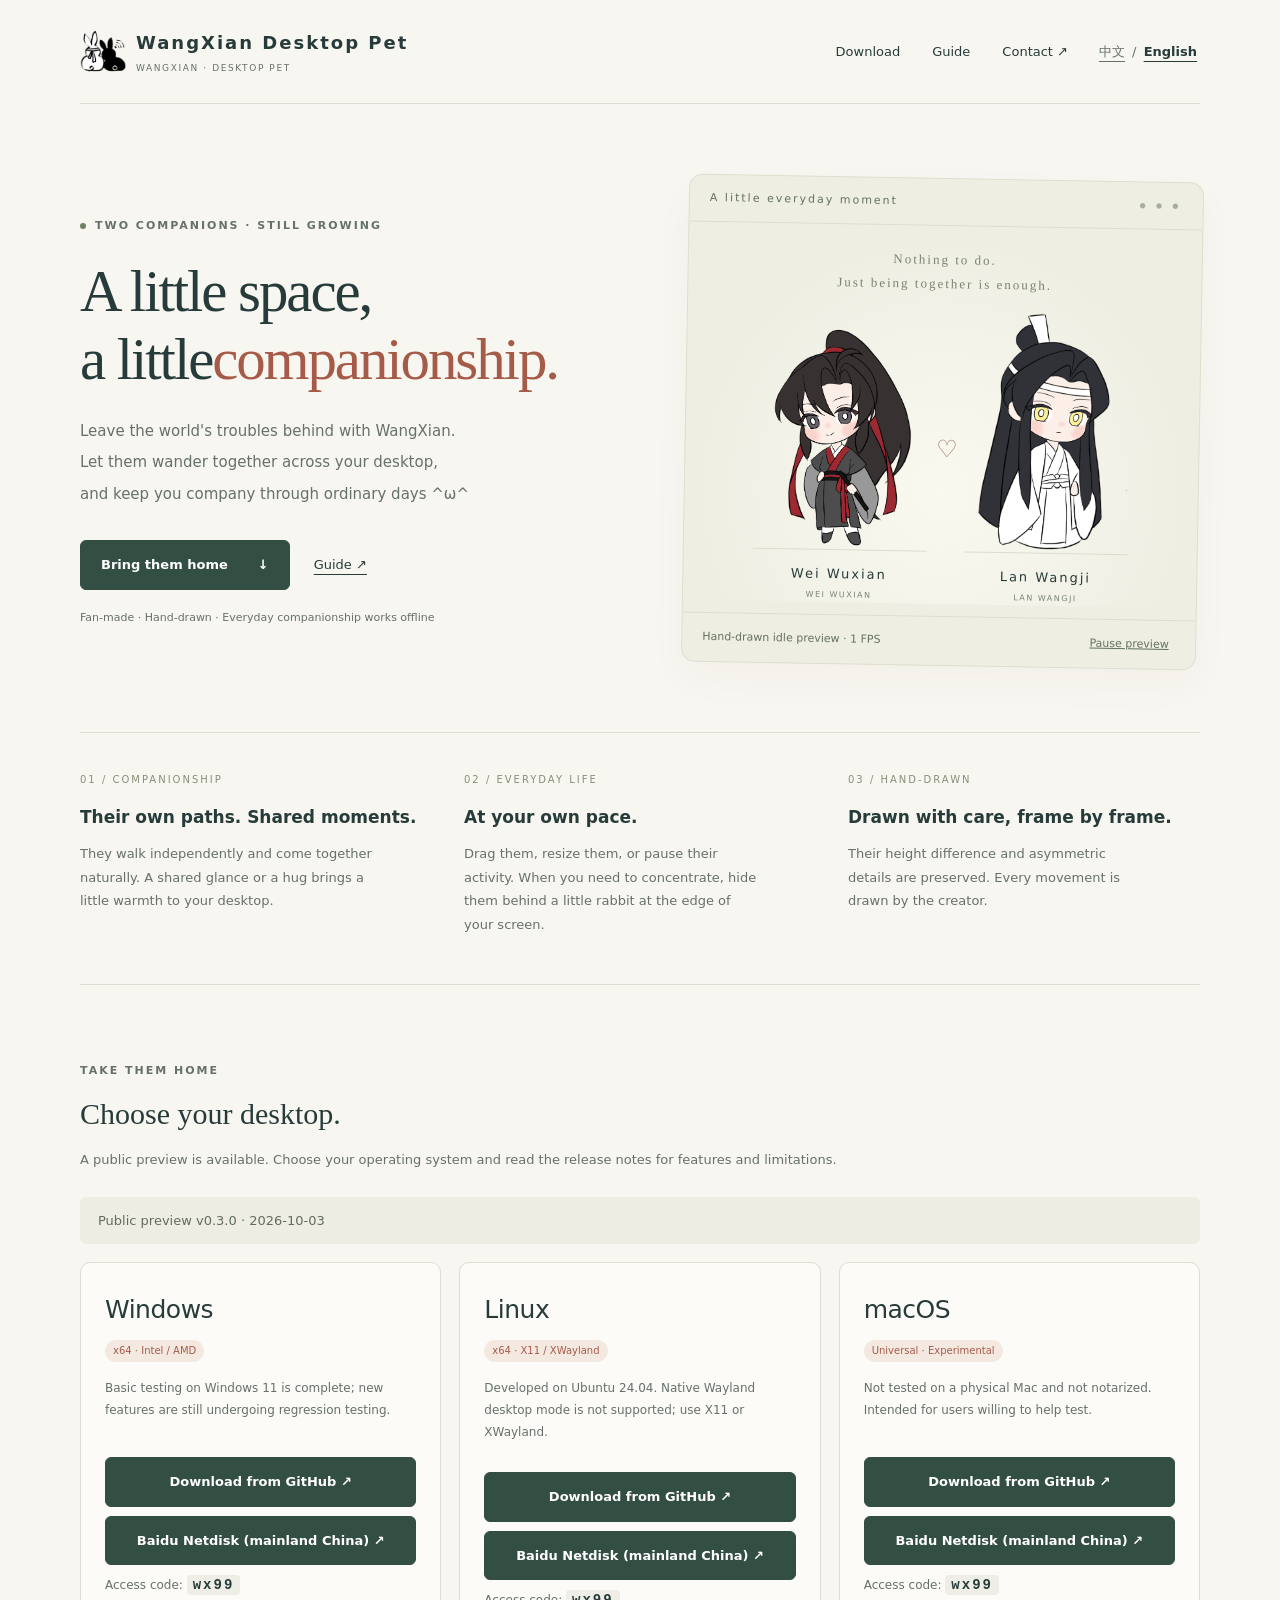
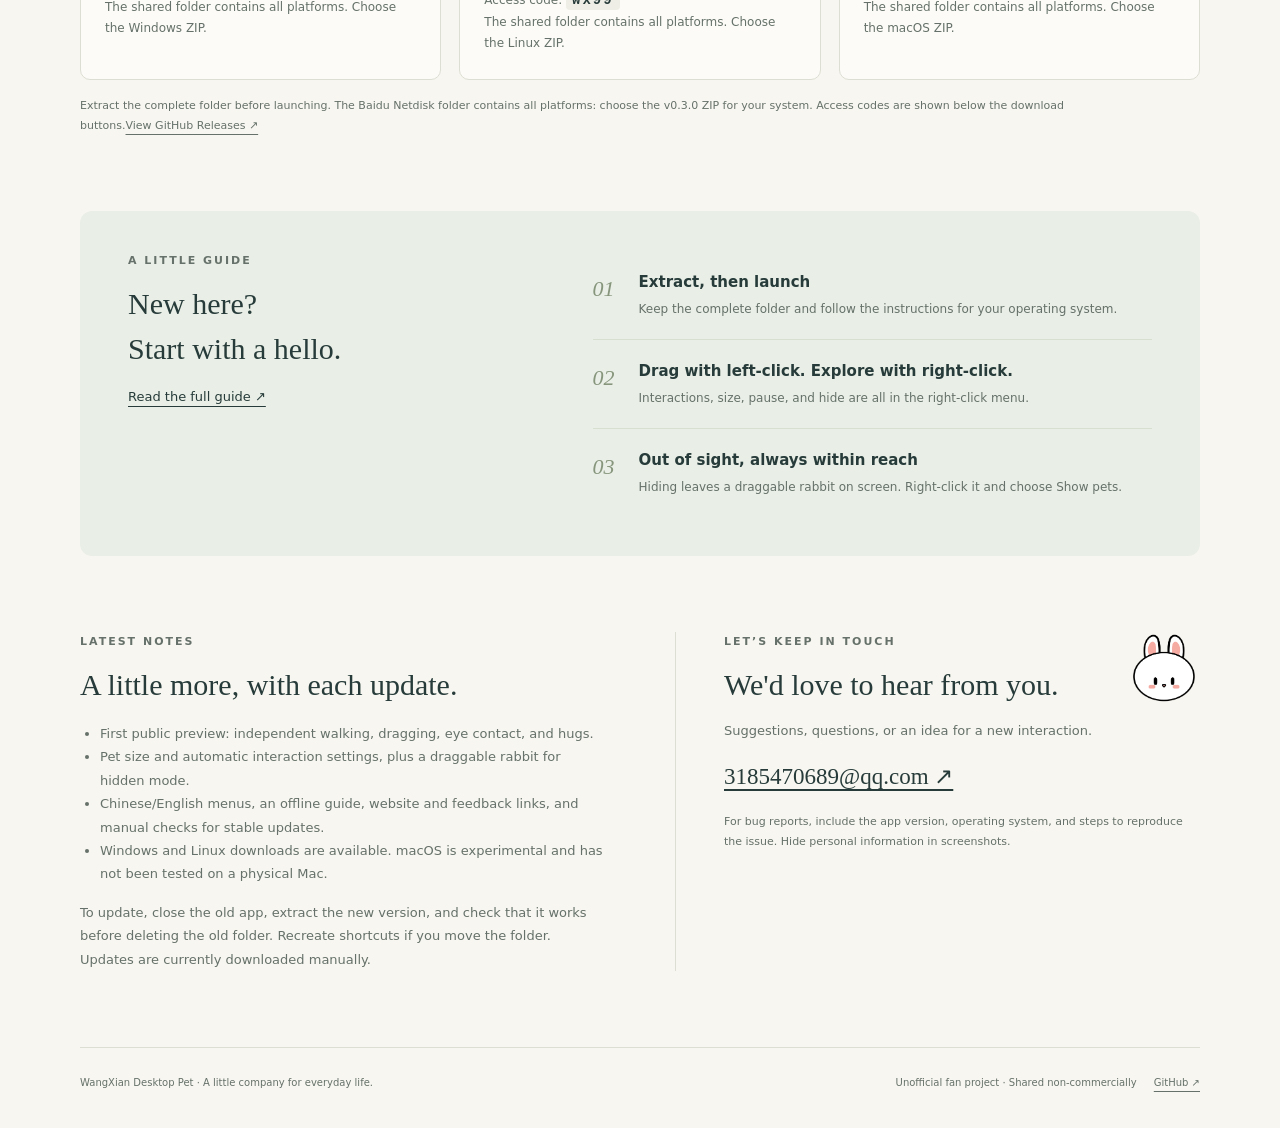
<file: website/index.html>
<!doctype html>
<html lang="zh-CN">
    <head>
        <meta charset="utf-8">
        <meta name="viewport" content="width=device-width,initial-scale=1">
        <meta name="description" content="忘羡桌宠：用手绘的小小魏无羡与蓝忘机，陪伴桌面上的平凡日常。下载、使用指南与更新信息。">
        <meta name="theme-color" content="#f8f6f0">
        <title>忘羡桌宠 · 将日常，分予他们一隅</title>
        <link rel="icon" href="images/icon.png">
        <link rel="stylesheet" href="style.css">
        <script src="language.js"></script>
    </head>
<body>
    <a class="skip" href="#main">跳到正文</a>
    <header class="top"><a class="brand" href="./">
        <img src="images/icon.png" width="40" height="40" alt="">
        <span>忘羡桌宠<small>WANGXIAN · DESKTOP PET</small></span></a>
        <nav aria-label="主导航">
            <a href="#download">下载</a>
            <a href="guide.html">使用指南</a>
            <a href="#contact">联系作者 <span aria-hidden="true">↗</span></a>
        </nav>
        <div class="language-switch" aria-label="Language"><a href="index.html?lang=zh" lang="zh-CN" data-language="zh">中文</a><span aria-hidden="true"> / </span><a href="en.html?lang=en" lang="en" data-language="en">English</a></div>
    </header>
<main id="main">
    <section class="hero">
        <div class="intro">
            <div class="eyebrow"><span class="dot"></span> 忘羡双人桌宠 · 持续更新中</div>
            <h1>将日常，<br>分予他们<span class="accent">一隅。</span></h1>
            <p class="lead">和忘羡一起，褪去仙门纷扰。<br>于桌面相伴漫步，只这一隅静好，<br>伴你度过寻常的每一天^ω^</p>
            <div class="actions">
                <a class="button primary" href="#download">迎家产入席（桌面） <span aria-hidden="true">↓</span></a>
                <a class="textlink" href="guide.html">使用指南 ↗</a>
            </div>
            <p class="fine">同人作品 · 作者手绘 · 日常陪伴无需联网</p>
    </div>
<div class="scene"><div class="scene-top"><span>一隅日常</span><span class="scene-dots" aria-hidden="true">● ● ●</span></div><div class="scene-content"><p class="scene-note">不必做什么。<br>待在一起就很好。</p><div class="pets" aria-label="魏无羡与蓝忘机的手绘待机预览，每秒一帧"><figure><div class="frames"><img class="first" src="images/wwx-1.png" alt="魏无羡" width="517" height="713"><img class="second" src="images/wwx-2.png" alt="" width="517" height="713" aria-hidden="true"></div><figcaption>魏无羡<span>WEI WUXIAN</span></figcaption></figure><span class="pet-heart" aria-hidden="true">♡</span><figure><div class="frames"><img class="first" src="images/lwj-1.png" alt="蓝忘机" width="487" height="713"><img class="second" src="images/lwj-2.png" alt="" width="487" height="713" aria-hidden="true"></div><figcaption>蓝忘机<span>LAN WANGJI</span></figcaption></figure></div></div><div class="scene-bottom"><span>手绘待机预览 · 1 FPS</span><button id="motion" type="button" hidden aria-pressed="false">暂停预览</button></div></div></section>
<section class="moments" aria-label="桌宠特色"><article><span class="number">01 / 陪伴</span><h2>各自走走，也会相遇。</h2><p>独立行走、自然靠近。对视与拥抱，让小小的桌面多一点温度。</p></article><article><span class="number">02 / 日常</span><h2>按你的节奏来。</h2><p>拖动他们，调整大小，或暂停活动。想专心时，藏进屏幕边的小兔子里。</p></article><article><span class="number">03 / 手绘</span><h2>一帧一帧，慢慢画。</h2><p>保留人物的身高差和左右细节。每个动作，都来自作者的手绘。</p></article></section>
<section class="downloads" id="download"><div class="section-heading"><div class="eyebrow">TAKE THEM HOME</div><h2>选一个属于你的桌面。</h2><p>当前提供公开预览版，请按操作系统选择下载；实际内容与限制见发布说明。</p></div><div class="release-note">公开预览版 v0.3.0 · 2026-10-03</div><div class="platforms"><article class="platform"><h3 class="os">Windows</h3><span class="tag">x64 · Intel / AMD</span><p>Windows 11 已完成基础测试；分享版新功能仍在回归。</p><a class="button primary" href="https://github.com/TofuPudding-w/wx_desktop_pet/releases/download/v0.3.0/CPPet-v0.3.0-Windows-x64.zip">GitHub 下载 ↗</a><a class="button primary" href="https://pan.baidu.com/s/14T8eeQBAOt8i5yLyN1kIDw?pwd=wx99">百度网盘下载 ↗</a><div class="mirror-details">提取码：<strong>wx99</strong><br>同一分享文件夹，请选择 Windows 的 ZIP。</div></article><article class="platform"><h3 class="os">Linux</h3><span class="tag">x64 · X11 / XWayland</span><p>Ubuntu 24.04 为当前开发环境；不支持原生 Wayland 桌面模式。</p><a class="button primary" href="https://github.com/TofuPudding-w/wx_desktop_pet/releases/download/v0.3.0/CPPet-v0.3.0-Linux-x64.zip">GitHub 下载 ↗</a><a class="button primary" href="https://pan.baidu.com/s/14T8eeQBAOt8i5yLyN1kIDw?pwd=wx99">百度网盘下载 ↗</a><div class="mirror-details">提取码：<strong>wx99</strong><br>同一分享文件夹，请选择 Linux 的 ZIP。</div></article><article class="platform"><h3 class="os">macOS</h3><span class="tag">Universal · 实验版</span><p>尚未经过 macOS 实机验证，未公证。仅供愿意协助测试的用户。</p><a class="button primary" href="https://github.com/TofuPudding-w/wx_desktop_pet/releases/download/v0.3.0/CPPet-v0.3.0-macOS-Universal-EXPERIMENTAL.zip">GitHub 下载 ↗</a><a class="button primary" href="https://pan.baidu.com/s/14T8eeQBAOt8i5yLyN1kIDw?pwd=wx99">百度网盘下载 ↗</a><div class="mirror-details">提取码：<strong>wx99</strong><br>同一分享文件夹，请选择 macOS 的 ZIP。</div></article></div><p class="download-note">解压整个文件夹后再运行。百度网盘为同一个分享文件夹，请选择对应系统的 v0.3.0 ZIP；提取码见各下载按钮下方。<a href="https://github.com/TofuPudding-w/wx_desktop_pet/releases">查看 GitHub Releases ↗</a></p></section>
<section class="guide-block"><div><div class="eyebrow">A LITTLE GUIDE</div><h2>第一次见面，<br>从这里开始。</h2><a class="textlink" href="guide.html">阅读完整使用指南 ↗</a></div><ol><li><span>01</span><div><h3>解压，再打开</h3><p>保留完整文件夹，按对应系统的说明启动。</p></div></li><li><span>02</span><div><h3>左键拖动，右键探索</h3><p>互动、大小、暂停和隐藏，都在右键菜单里。</p></div></li><li><span>03</span><div><h3>暂时藏起来，也随时找得到</h3><p>隐藏后会留下可拖动的小兔子。右键兔子，选择「显示桌宠」。</p></div></li></ol></section>
<section class="bottom-grid"><div class="updates"><div class="eyebrow">LATEST NOTES</div><h2>还在慢慢长大。</h2><ul><li>首个公开预览版：独立行走、拖拽、对视与拥抱。</li><li>角色大小与自动互动设置、可拖动的隐藏小兔子。</li><li>中英文菜单、离线指南、官网及反馈入口；支持手动检查稳定版更新。</li><li>Windows / Linux 可下载，macOS 为未经实机验证的实验版本。</li></ul><p>更新时，先关闭旧桌宠，解压新版本并确认能正常运行，再删除旧文件夹。移动文件夹后请重新创建快捷方式。当前采用手动下载更新。</p></div><div class="contact" id="contact"><img src="images/hiding_icon.png" width="72" height="72" alt="小兔子"><div class="eyebrow">LET’S KEEP IN TOUCH</div><h2>想说的话，都可以寄来。</h2><p>建议、问题，或是一个新的互动灵感。</p><a class="email" href="mailto:3185470689@qq.com">3185470689@qq.com ↗</a><p class="fine">报告问题时，请附上桌宠版本、系统和复现步骤。截图请遮挡个人信息。</p></div></section></main>
<footer><span>忘羡桌宠 · 愿平凡日常，有人相伴。</span><span>非官方同人项目 · 非商业分享 <a href="https://github.com/TofuPudding-w/wx_desktop_pet">GitHub ↗</a></span></footer><script src="site.js" defer></script></body></html>
</file>
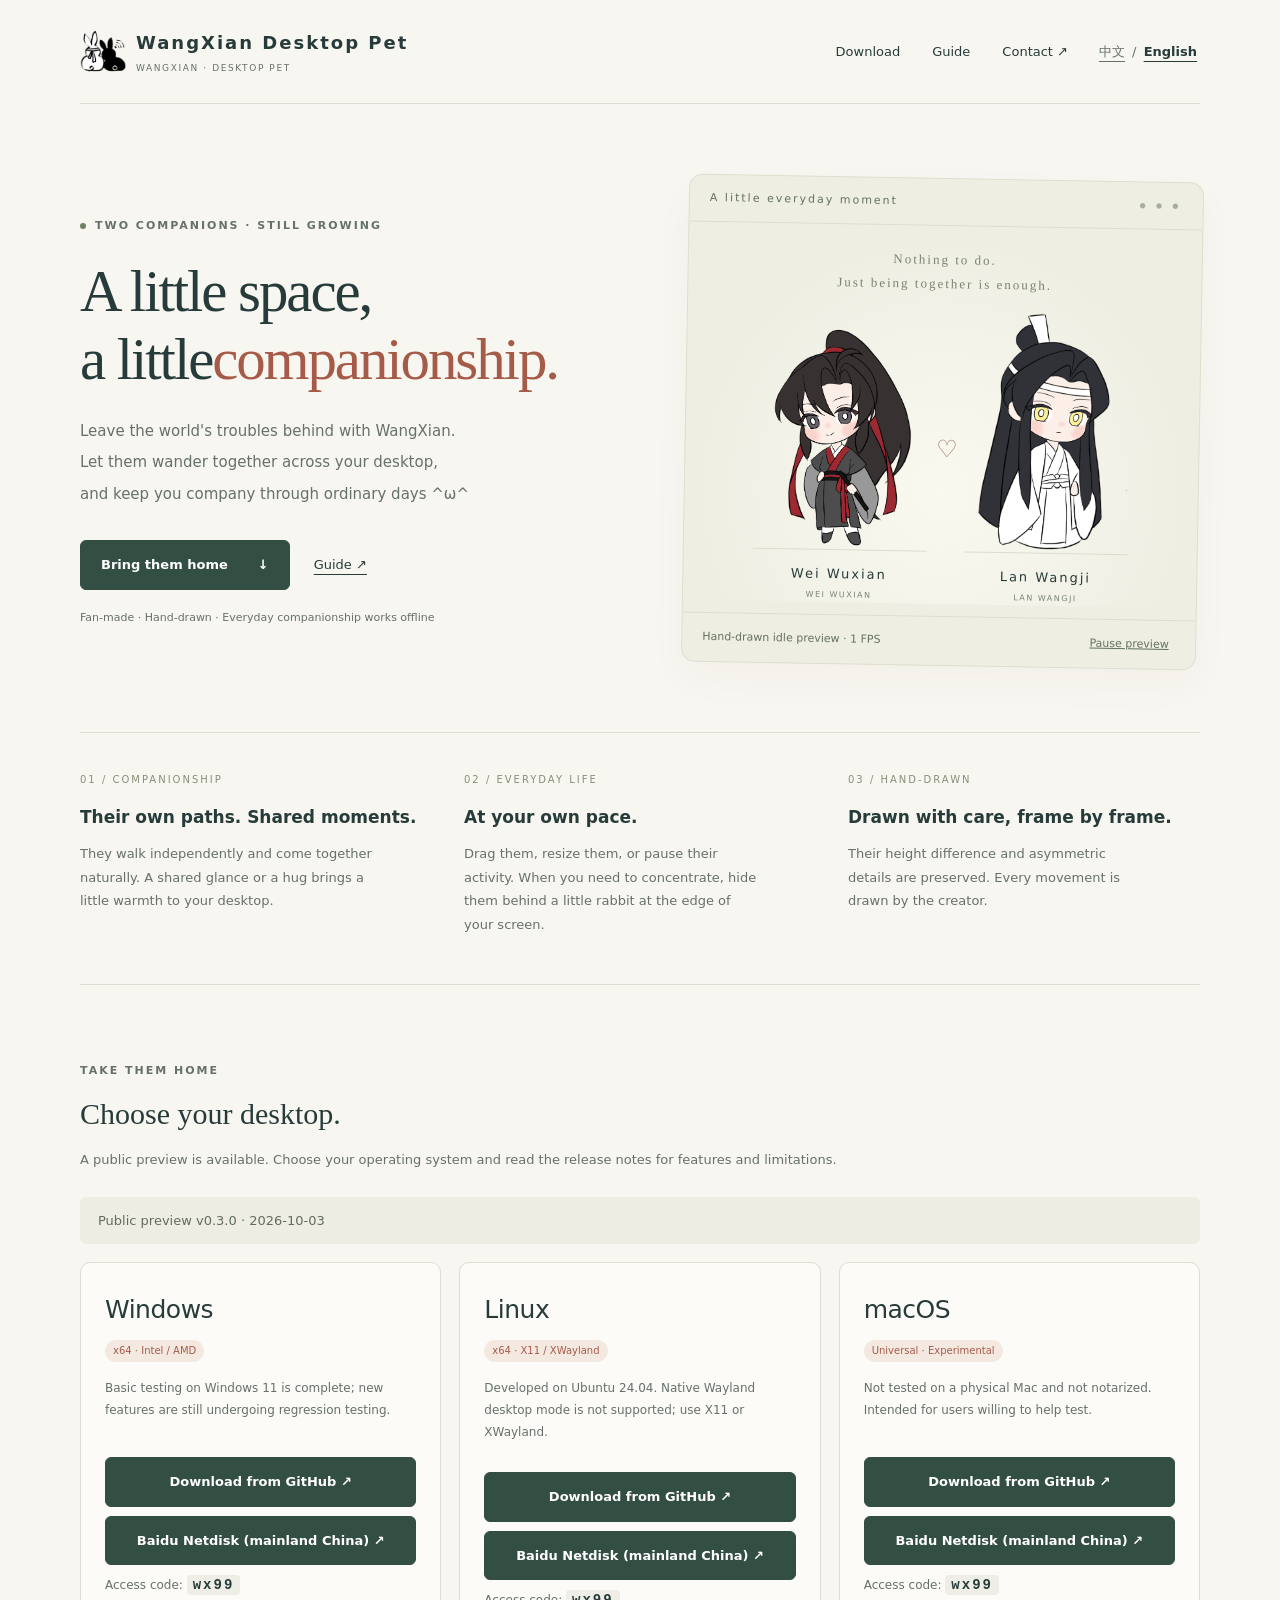
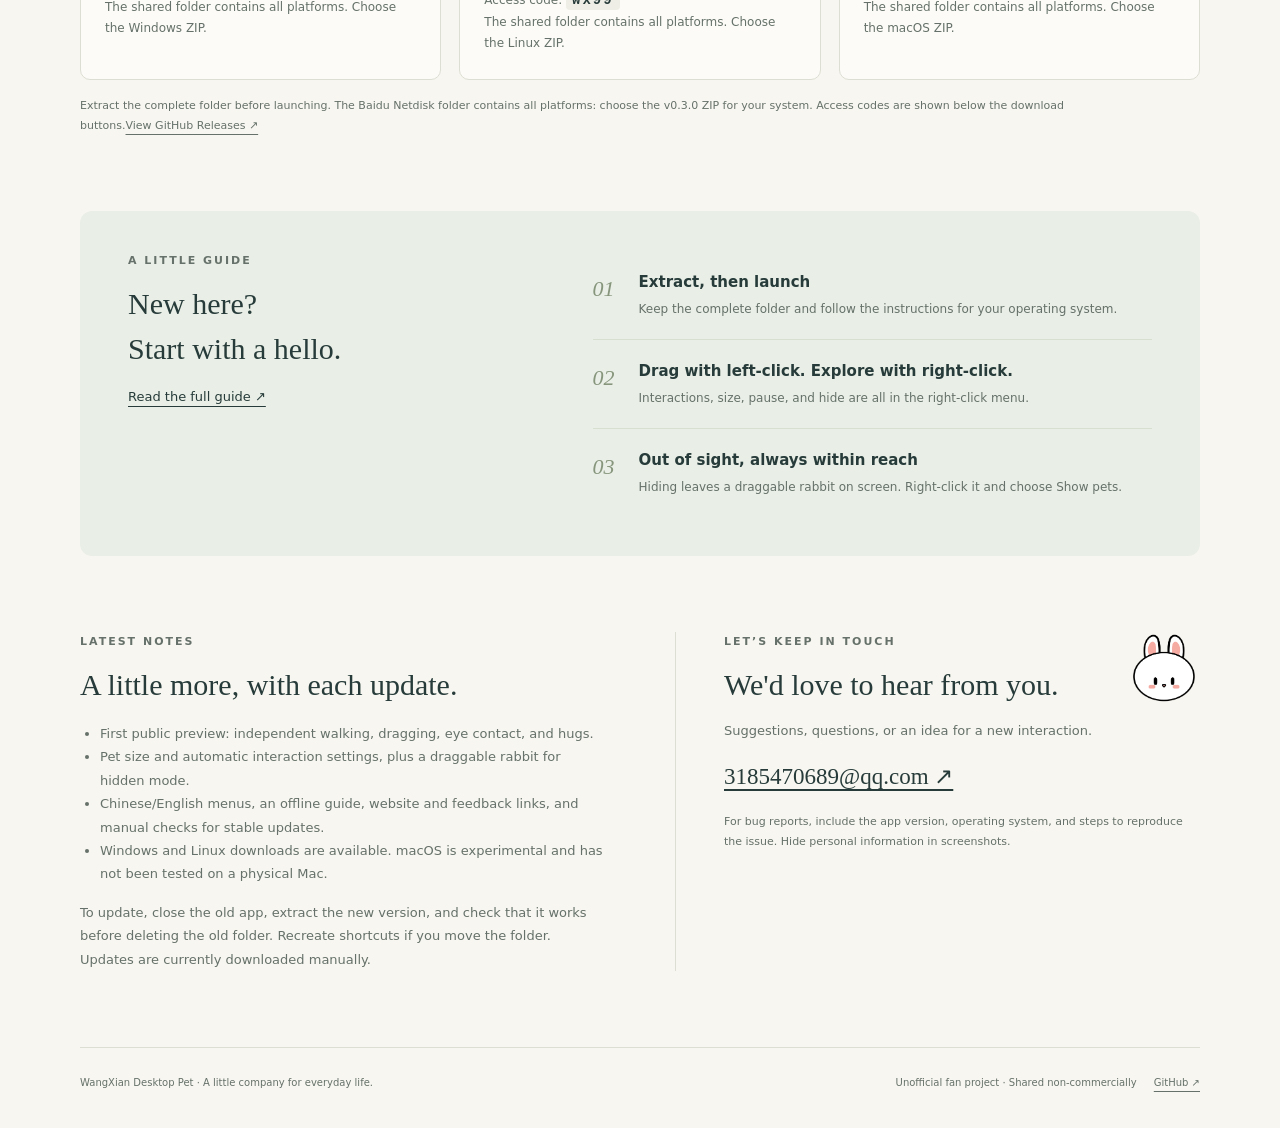
<file: website/en.html>
<!doctype html>
<html lang="en">
    <head>
        <meta charset="utf-8">
        <meta name="viewport" content="width=device-width,initial-scale=1">
        <meta name="description" content="Hand-drawn Wei Wuxian and Lan Wangji companions for your desktop. Downloads, guides, and release information.">
        <meta name="theme-color" content="#f8f6f0">
        <title>WangXian Desktop Pet · A little corner of everyday life</title>
        <link rel="icon" href="images/icon.png">
        <link rel="stylesheet" href="style.css">
        <script src="language.js"></script>
    </head>
<body>
    <a class="skip" href="#main">Skip to content</a>
    <header class="top"><a class="brand" href="./">
        <img src="images/icon.png" width="40" height="40" alt="">
        <span>WangXian Desktop Pet<small>WANGXIAN · DESKTOP PET</small></span></a>
        <nav aria-label="Main navigation">
            <a href="#download">Download</a>
            <a href="guide-en.html">Guide</a>
            <a href="#contact">Contact <span aria-hidden="true">↗</span></a>
        </nav>
        <div class="language-switch" aria-label="Language"><a href="index.html?lang=zh" lang="zh-CN" data-language="zh">中文</a><span aria-hidden="true"> / </span><a href="en.html?lang=en" lang="en" data-language="en">English</a></div>
    </header>
<main id="main">
    <section class="hero">
        <div class="intro">
            <div class="eyebrow"><span class="dot"></span> TWO COMPANIONS · STILL GROWING</div>
            <h1>A little space,<br>a little<span class="accent">companionship.</span></h1>
            <p class="lead">Leave the world's troubles behind with WangXian.<br>Let them wander together across your desktop,<br>and keep you company through ordinary days ^ω^</p>
            <div class="actions">
                <a class="button primary" href="#download">Bring them home <span aria-hidden="true">↓</span></a>
                <a class="textlink" href="guide-en.html">Guide ↗</a>
            </div>
            <p class="fine">Fan-made · Hand-drawn · Everyday companionship works offline</p>
    </div>
<div class="scene"><div class="scene-top"><span>A little everyday moment</span><span class="scene-dots" aria-hidden="true">● ● ●</span></div><div class="scene-content"><p class="scene-note">Nothing to do.<br>Just being together is enough.</p><div class="pets" aria-label="Hand-drawn idle preview of Wei Wuxian and Lan Wangji, one frame per second"><figure><div class="frames"><img class="first" src="images/wwx-1.png" alt="Wei Wuxian" width="517" height="713"><img class="second" src="images/wwx-2.png" alt="" width="517" height="713" aria-hidden="true"></div><figcaption>Wei Wuxian<span>WEI WUXIAN</span></figcaption></figure><span class="pet-heart" aria-hidden="true">♡</span><figure><div class="frames"><img class="first" src="images/lwj-1.png" alt="Lan Wangji" width="487" height="713"><img class="second" src="images/lwj-2.png" alt="" width="487" height="713" aria-hidden="true"></div><figcaption>Lan Wangji<span>LAN WANGJI</span></figcaption></figure></div></div><div class="scene-bottom"><span>Hand-drawn idle preview · 1 FPS</span><button id="motion" type="button" hidden aria-pressed="false">Pause preview</button></div></div></section>
<section class="moments" aria-label="Pet features"><article><span class="number">01 / COMPANIONSHIP</span><h2>Their own paths. Shared moments.</h2><p>They walk independently and come together naturally. A shared glance or a hug brings a little warmth to your desktop.</p></article><article><span class="number">02 / EVERYDAY LIFE</span><h2>At your own pace.</h2><p>Drag them, resize them, or pause their activity. When you need to concentrate, hide them behind a little rabbit at the edge of your screen.</p></article><article><span class="number">03 / HAND-DRAWN</span><h2>Drawn with care, frame by frame.</h2><p>Their height difference and asymmetric details are preserved. Every movement is drawn by the creator.</p></article></section>
<section class="downloads" id="download"><div class="section-heading"><div class="eyebrow">TAKE THEM HOME</div><h2>Choose your desktop.</h2><p>A public preview is available. Choose your operating system and read the release notes for features and limitations.</p></div><div class="release-note">Public preview v0.3.0 · 2026-10-03</div><div class="platforms"><article class="platform"><h3 class="os">Windows</h3><span class="tag">x64 · Intel / AMD</span><p>Basic testing on Windows 11 is complete; new features are still undergoing regression testing.</p><a class="button primary" href="https://github.com/TofuPudding-w/wx_desktop_pet/releases/download/v0.3.0/CPPet-v0.3.0-Windows-x64.zip">Download from GitHub ↗</a><a class="button primary" href="https://pan.baidu.com/s/14T8eeQBAOt8i5yLyN1kIDw?pwd=wx99">Baidu Netdisk (mainland China) ↗</a><div class="mirror-details">Access code: <strong>wx99</strong><br>The shared folder contains all platforms. Choose the Windows ZIP.</div></article><article class="platform"><h3 class="os">Linux</h3><span class="tag">x64 · X11 / XWayland</span><p>Developed on Ubuntu 24.04. Native Wayland desktop mode is not supported; use X11 or XWayland.</p><a class="button primary" href="https://github.com/TofuPudding-w/wx_desktop_pet/releases/download/v0.3.0/CPPet-v0.3.0-Linux-x64.zip">Download from GitHub ↗</a><a class="button primary" href="https://pan.baidu.com/s/14T8eeQBAOt8i5yLyN1kIDw?pwd=wx99">Baidu Netdisk (mainland China) ↗</a><div class="mirror-details">Access code: <strong>wx99</strong><br>The shared folder contains all platforms. Choose the Linux ZIP.</div></article><article class="platform"><h3 class="os">macOS</h3><span class="tag">Universal · Experimental</span><p>Not tested on a physical Mac and not notarized. Intended for users willing to help test.</p><a class="button primary" href="https://github.com/TofuPudding-w/wx_desktop_pet/releases/download/v0.3.0/CPPet-v0.3.0-macOS-Universal-EXPERIMENTAL.zip">Download from GitHub ↗</a><a class="button primary" href="https://pan.baidu.com/s/14T8eeQBAOt8i5yLyN1kIDw?pwd=wx99">Baidu Netdisk (mainland China) ↗</a><div class="mirror-details">Access code: <strong>wx99</strong><br>The shared folder contains all platforms. Choose the macOS ZIP.</div></article></div><p class="download-note">Extract the complete folder before launching. The Baidu Netdisk folder contains all platforms: choose the v0.3.0 ZIP for your system. Access codes are shown below the download buttons.<a href="https://github.com/TofuPudding-w/wx_desktop_pet/releases">View GitHub Releases ↗</a></p></section>
<section class="guide-block"><div><div class="eyebrow">A LITTLE GUIDE</div><h2>New here?<br>Start with a hello.</h2><a class="textlink" href="guide-en.html">Read the full guide ↗</a></div><ol><li><span>01</span><div><h3>Extract, then launch</h3><p>Keep the complete folder and follow the instructions for your operating system.</p></div></li><li><span>02</span><div><h3>Drag with left-click. Explore with right-click.</h3><p>Interactions, size, pause, and hide are all in the right-click menu.</p></div></li><li><span>03</span><div><h3>Out of sight, always within reach</h3><p>Hiding leaves a draggable rabbit on screen. Right-click it and choose Show pets.</p></div></li></ol></section>
<section class="bottom-grid"><div class="updates"><div class="eyebrow">LATEST NOTES</div><h2>A little more, with each update.</h2><ul><li>First public preview: independent walking, dragging, eye contact, and hugs.</li><li>Pet size and automatic interaction settings, plus a draggable rabbit for hidden mode.</li><li>Chinese/English menus, an offline guide, website and feedback links, and manual checks for stable updates.</li><li>Windows and Linux downloads are available. macOS is experimental and has not been tested on a physical Mac.</li></ul><p>To update, close the old app, extract the new version, and check that it works before deleting the old folder. Recreate shortcuts if you move the folder. Updates are currently downloaded manually.</p></div><div class="contact" id="contact"><img src="images/hiding_icon.png" width="72" height="72" alt="Little rabbit"><div class="eyebrow">LET’S KEEP IN TOUCH</div><h2>We'd love to hear from you.</h2><p>Suggestions, questions, or an idea for a new interaction.</p><a class="email" href="mailto:3185470689@qq.com">3185470689@qq.com ↗</a><p class="fine">For bug reports, include the app version, operating system, and steps to reproduce the issue. Hide personal information in screenshots.</p></div></section></main>
<footer><span>WangXian Desktop Pet · A little company for everyday life.</span><span>Unofficial fan project · Shared non-commercially <a href="https://github.com/TofuPudding-w/wx_desktop_pet">GitHub ↗</a></span></footer><script src="site.js" defer></script></body></html>
</file>
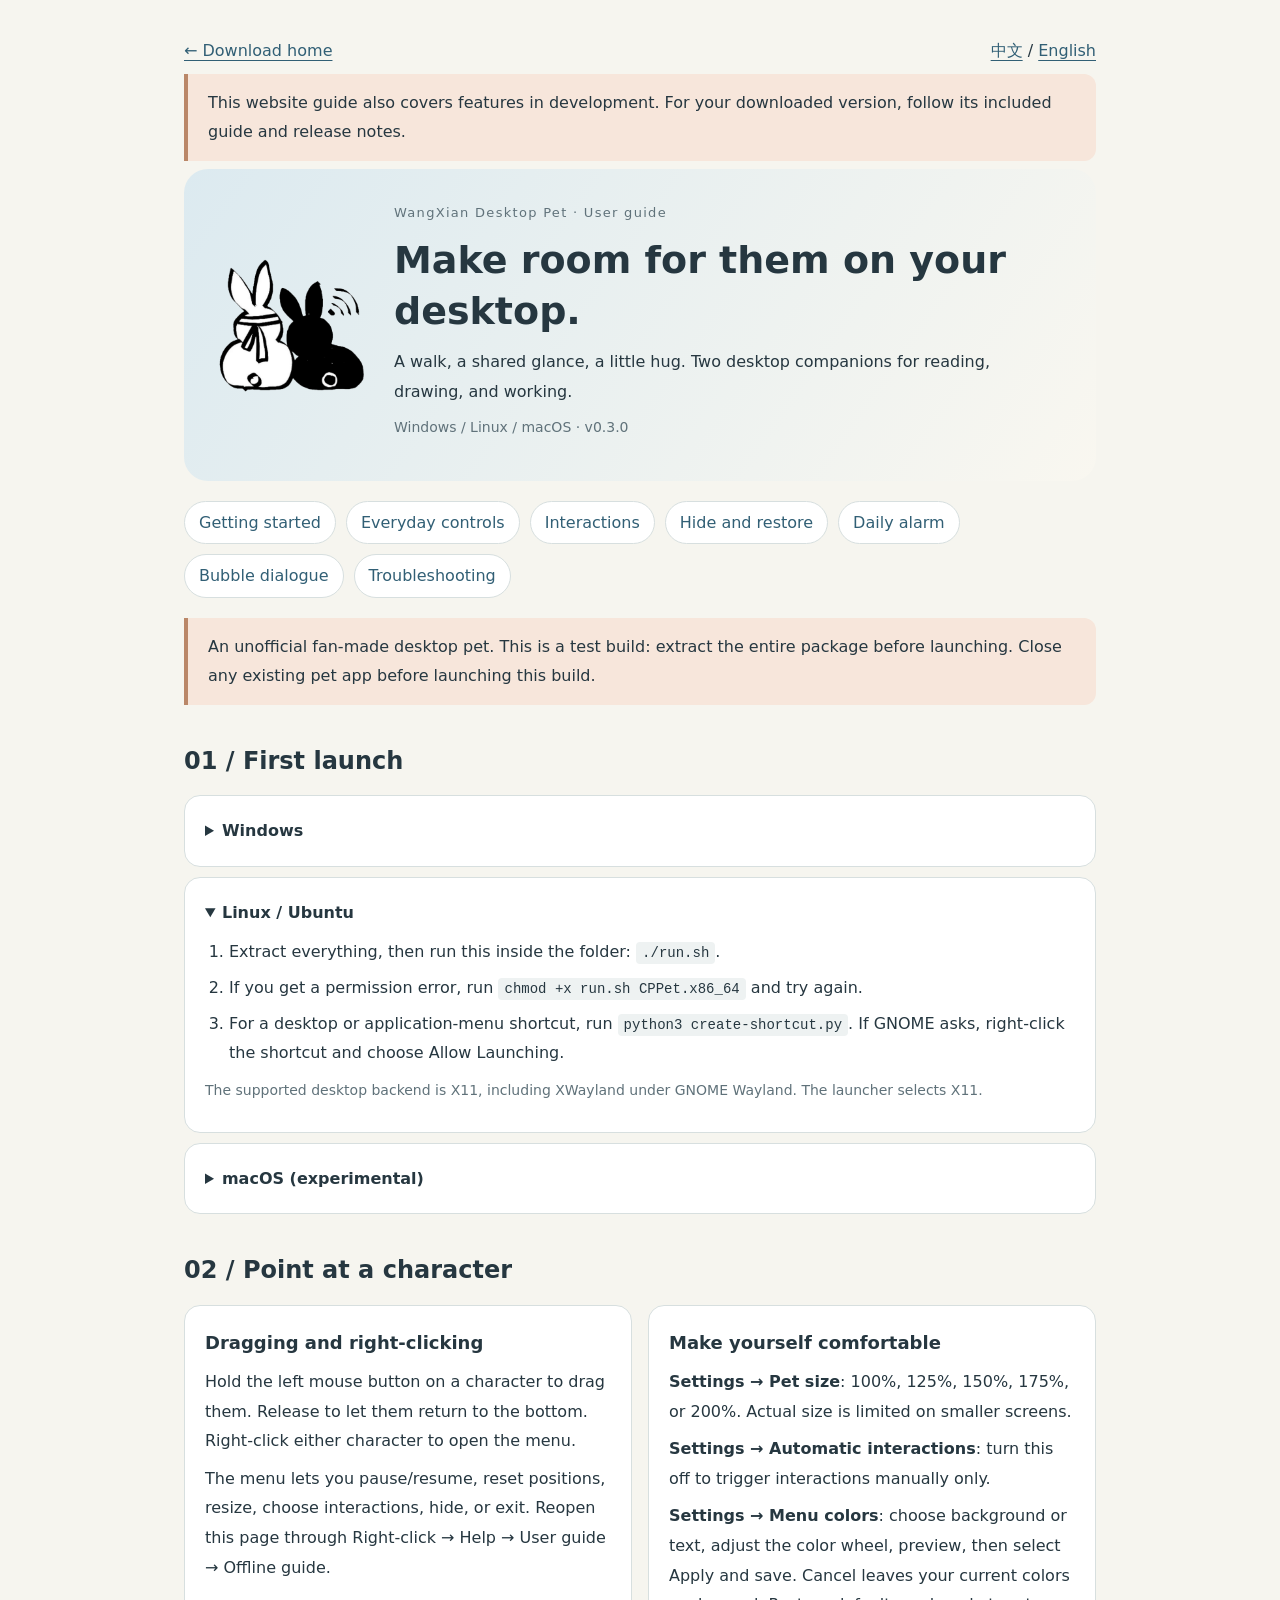
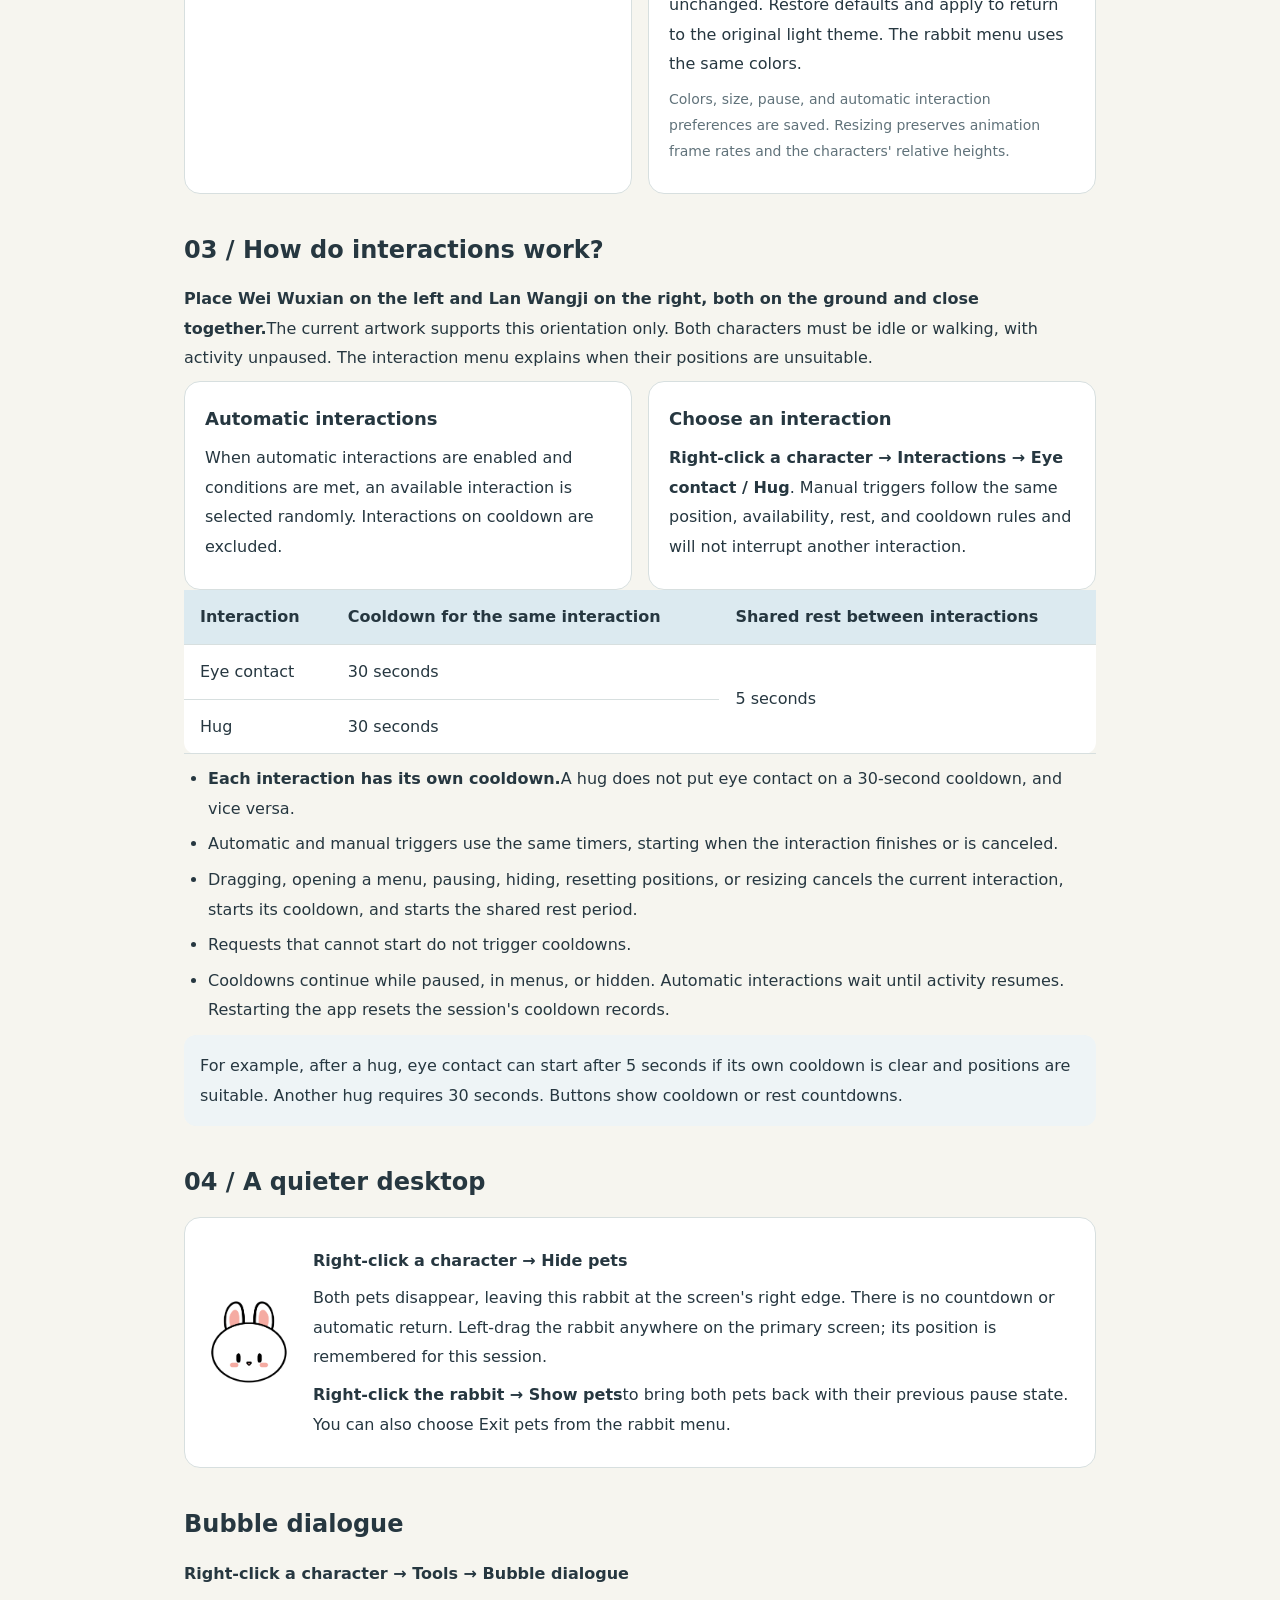
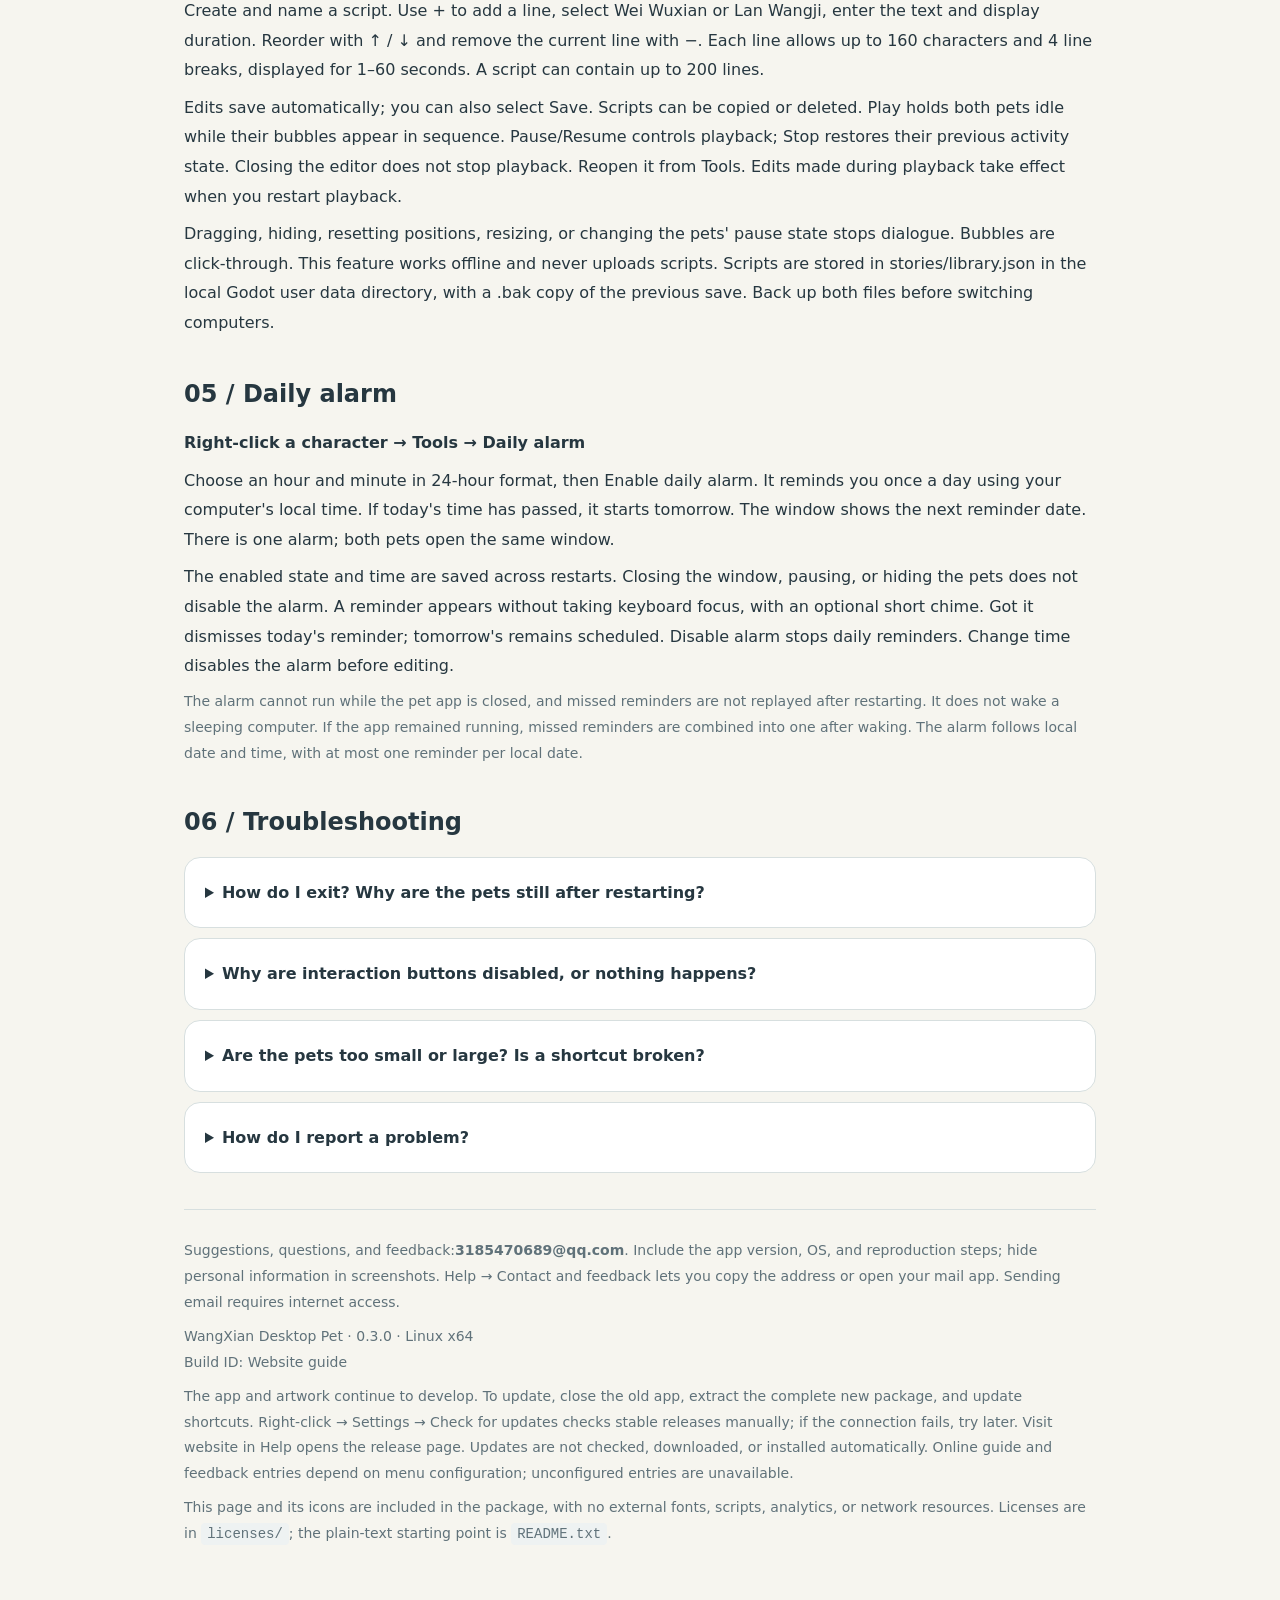
<file: website/guide-en.html>
<!doctype html>
<html lang="en">
<head>
<meta charset="utf-8"><meta name="viewport" content="width=device-width,initial-scale=1">
<title>WangXian Desktop Pet · Getting started</title>
<style>
:root{color-scheme:light;--ink:#263740;--muted:#60727a;--blue:#dceaf0;--peach:#f7e6db;--line:#d7dfdf}
*{box-sizing:border-box}body{margin:0;background:#f6f5ef;color:var(--ink);font:16px/1.85 system-ui,"Microsoft YaHei",sans-serif}main{max-width:960px;margin:auto;padding:36px 24px 64px}header{display:flex;align-items:center;gap:28px;padding:32px;background:linear-gradient(125deg,var(--blue),#f9f7f0);border-radius:24px}header img{width:150px;height:150px;object-fit:contain}.eyebrow{font-size:13px;letter-spacing:.1em;color:var(--muted)}h1{font-size:clamp(26px,4vw,38px);line-height:1.35;margin:10px 0}h2{font-size:24px;margin:34px 0 12px}h3{font-size:18px;margin:0 0 8px}p{margin:8px 0}.muted,footer{color:var(--muted);font-size:14px}nav{display:flex;flex-wrap:wrap;gap:10px;margin:20px 0}a{color:#315f75;text-underline-offset:4px}nav a{padding:6px 14px;border:1px solid var(--line);border-radius:24px;text-decoration:none;background:white}.notice{border-left:4px solid #ba8768;background:var(--peach);padding:14px 20px;border-radius:0 12px 12px 0}.grid{display:grid;grid-template-columns:repeat(2,minmax(0,1fr));gap:16px}.card,details{background:#fff;border:1px solid var(--line);border-radius:16px;padding:20px}details{margin:10px 0}summary{cursor:pointer;font-weight:650}ol,ul{padding-left:24px;margin:10px 0}li{margin:6px 0}code{font:14px/1.5 ui-monospace,monospace;background:#eef2f2;padding:3px 6px;border-radius:4px;overflow-wrap:anywhere}table{width:100%;border-collapse:collapse;background:white;border-radius:12px}th,td{text-align:left;padding:12px 16px;border-bottom:1px solid var(--line)}th{background:var(--blue)}.restore{display:flex;gap:20px;align-items:center}.restore img{width:88px;height:88px;object-fit:contain}.steps{font-weight:600}.example{padding:16px;background:#eef4f6;border-radius:12px}footer{margin-top:36px;padding-top:20px;border-top:1px solid var(--line);overflow-wrap:anywhere}a:focus-visible,summary:focus-visible{outline:3px solid #315f75;outline-offset:5px}@media(max-width:620px){main{padding:18px 16px 40px}header{padding:22px;gap:16px}header img{width:78px;height:78px}.grid{grid-template-columns:1fr}th,td{padding:10px}header .muted{font-size:12px}}@media print{body{background:white}nav{display:none}main{max-width:none}details{break-inside:avoid}header{background:white}}
</style>
<script src="language.js"></script></head>
<body><main><div style="display:flex;justify-content:space-between;gap:20px;flex-wrap:wrap"><a href="en.html?lang=en">← Download home</a><span aria-label="Language"><a href="guide.html?lang=zh" lang="zh-CN">中文</a> / <a href="guide-en.html?lang=en" lang="en">English</a></span></div><p class="notice">This website guide also covers features in development. For your downloaded version, follow its included guide and release notes.</p>
<header><img src="images/icon.png" alt="WangXian Desktop Pet&#x27;s two-rabbit icon"><div><div class="eyebrow">WangXian Desktop Pet · User guide</div><h1>Make room for them on your desktop.</h1><p>A walk, a shared glance, a little hug. Two desktop companions for reading, drawing, and working.</p><p class="muted">Windows / Linux / macOS · v0.3.0</p></div></header>
<nav aria-label="Guide contents"><a href="#start">Getting started</a><a href="#controls">Everyday controls</a><a href="#interactions">Interactions</a><a href="#hide">Hide and restore</a><a href="#alarm">Daily alarm</a><a href="#stories">Bubble dialogue</a><a href="#help">Troubleshooting</a></nav>
<p class="notice">An unofficial fan-made desktop pet. This is a test build: extract the entire package before launching. Close any existing pet app before launching this build.</p>
<section id="start"><h2>01 / First launch</h2>
<details ><summary>Windows</summary><ol><li>Extract the entire ZIP to a folder you intend to keep.</li><li>Double-click <code>CPPet.exe</code> or <code>run.cmd</code>. Keep <code>CPPet.pck</code> beside the EXE.</li><li>Want a desktop shortcut? Run <code>create-shortcut.cmd</code>to create a shortcut with the two-rabbit icon.</li></ol><p class="muted">You do not need Godot or administrator privileges. Run the shortcut helper again after moving or updating the app folder.</p></details>
<details open><summary>Linux / Ubuntu</summary><ol><li>Extract everything, then run this inside the folder: <code>./run.sh</code>.</li><li>If you get a permission error, run <code>chmod +x run.sh CPPet.x86_64</code> and try again.</li><li>For a desktop or application-menu shortcut, run <code>python3 create-shortcut.py</code>. If GNOME asks, right-click the shortcut and choose Allow Launching.</li></ol><p class="muted">The supported desktop backend is X11, including XWayland under GNOME Wayland. The launcher selects X11.</p></details>
<details ><summary>macOS (experimental)</summary><p>Extract the archive, then open the <code>.app</code>. In Finder, use Make Alias and move the alias to your desktop.</p><p>This platform has not been tested on a physical Mac. The app is not notarized and macOS may block it. Do not disable system-wide security protections to run it. Correct operation on macOS is not guaranteed.</p></details>
</section>
<section id="controls"><h2>02 / Point at a character</h2><div class="grid">
<div class="card"><h3>Dragging and right-clicking</h3><p>Hold the left mouse button on a character to drag them. Release to let them return to the bottom. Right-click either character to open the menu.</p><p>The menu lets you pause/resume, reset positions, resize, choose interactions, hide, or exit. Reopen this page through Right-click → Help → User guide → Offline guide.</p></div>
<div class="card"><h3>Make yourself comfortable</h3><p><span class="steps">Settings → Pet size</span>: 100%, 125%, 150%, 175%, or 200%. Actual size is limited on smaller screens.</p><p><span class="steps">Settings → Automatic interactions</span>: turn this off to trigger interactions manually only.</p><p><span class="steps">Settings → Menu colors</span>: choose background or text, adjust the color wheel, preview, then select Apply and save. Cancel leaves your current colors unchanged. Restore defaults and apply to return to the original light theme. The rabbit menu uses the same colors.</p><p class="muted">Colors, size, pause, and automatic interaction preferences are saved. Resizing preserves animation frame rates and the characters' relative heights.</p></div></div></section>
<section id="interactions"><h2>03 / How do interactions work?</h2>
<p><strong>Place Wei Wuxian on the left and Lan Wangji on the right, both on the ground and close together.</strong>The current artwork supports this orientation only. Both characters must be idle or walking, with activity unpaused. The interaction menu explains when their positions are unsuitable.</p>
<div class="grid"><div class="card"><h3>Automatic interactions</h3><p>When automatic interactions are enabled and conditions are met, an available interaction is selected randomly. Interactions on cooldown are excluded.</p></div><div class="card"><h3>Choose an interaction</h3><p><span class="steps">Right-click a character → Interactions → Eye contact / Hug</span>. Manual triggers follow the same position, availability, rest, and cooldown rules and will not interrupt another interaction.</p></div></div>
<table aria-label="Interaction cooldowns"><thead><tr><th>Interaction</th><th>Cooldown for the same interaction</th><th>Shared rest between interactions</th></tr></thead><tbody><tr><td>Eye contact</td><td>30 seconds</td><td rowspan="2">5 seconds</td></tr><tr><td>Hug</td><td>30 seconds</td></tr></tbody></table>
<ul><li><strong>Each interaction has its own cooldown.</strong>A hug does not put eye contact on a 30-second cooldown, and vice versa.</li><li>Automatic and manual triggers use the same timers, starting when the interaction finishes or is canceled.</li><li>Dragging, opening a menu, pausing, hiding, resetting positions, or resizing cancels the current interaction, starts its cooldown, and starts the shared rest period.</li><li>Requests that cannot start do not trigger cooldowns.</li><li>Cooldowns continue while paused, in menus, or hidden. Automatic interactions wait until activity resumes. Restarting the app resets the session's cooldown records.</li></ul>
<p class="example">For example, after a hug, eye contact can start after 5 seconds if its own cooldown is clear and positions are suitable. Another hug requires 30 seconds. Buttons show cooldown or rest countdowns.</p></section>
<section id="hide"><h2>04 / A quieter desktop</h2><div class="card restore"><img src="images/hiding_icon.png" alt="White rabbit restore icon at the right edge of the screen"><div><p class="steps">Right-click a character → Hide pets</p><p>Both pets disappear, leaving this rabbit at the screen's right edge. There is no countdown or automatic return. Left-drag the rabbit anywhere on the primary screen; its position is remembered for this session.</p><p><strong>Right-click the rabbit → Show pets</strong>to bring both pets back with their previous pause state. You can also choose Exit pets from the rabbit menu.</p></div></div></section>
<section id="stories"><h2>Bubble dialogue</h2><p class="steps">Right-click a character → Tools → Bubble dialogue</p><p>Create and name a script. Use + to add a line, select Wei Wuxian or Lan Wangji, enter the text and display duration. Reorder with ↑ / ↓ and remove the current line with −. Each line allows up to 160 characters and 4 line breaks, displayed for 1–60 seconds. A script can contain up to 200 lines.</p><p>Edits save automatically; you can also select Save. Scripts can be copied or deleted. Play holds both pets idle while their bubbles appear in sequence. Pause/Resume controls playback; Stop restores their previous activity state. Closing the editor does not stop playback. Reopen it from Tools. Edits made during playback take effect when you restart playback.</p><p>Dragging, hiding, resetting positions, resizing, or changing the pets' pause state stops dialogue. Bubbles are click-through. This feature works offline and never uploads scripts. Scripts are stored in stories/library.json in the local Godot user data directory, with a .bak copy of the previous save. Back up both files before switching computers.</p></section>
<section id="alarm"><h2>05 / Daily alarm</h2><p class="steps">Right-click a character → Tools → Daily alarm</p><p>Choose an hour and minute in 24-hour format, then Enable daily alarm. It reminds you once a day using your computer's local time. If today's time has passed, it starts tomorrow. The window shows the next reminder date. There is one alarm; both pets open the same window.</p><p>The enabled state and time are saved across restarts. Closing the window, pausing, or hiding the pets does not disable the alarm. A reminder appears without taking keyboard focus, with an optional short chime. Got it dismisses today's reminder; tomorrow's remains scheduled. Disable alarm stops daily reminders. Change time disables the alarm before editing.</p><p class="muted">The alarm cannot run while the pet app is closed, and missed reminders are not replayed after restarting. It does not wake a sleeping computer. If the app remained running, missed reminders are combined into one after waking. The alarm follows local date and time, with at most one reminder per local date.</p></section>
<section id="help"><h2>06 / Troubleshooting</h2>
<details><summary>How do I exit? Why are the pets still after restarting?</summary><p>Right-click a pet or the rabbit and choose Exit pets. Pause state is saved: if the characters are still, choose Resume activity. Avoid running multiple copies at once.</p></details>
<details><summary>Why are interaction buttons disabled, or nothing happens?</summary><p>Check the reason shown beside the button. Wei Wuxian must be left of Lan Wangji, both nearby and on the ground, with activity unpaused. Automatic mode also needs Automatic interactions enabled. Buttons update when cooldowns and rest periods end; you do not need to reopen the menu.</p></details>
<details><summary>Are the pets too small or large? Is a shortcut broken?</summary><p>Use the pet's size settings first; operating-system display scaling affects the whole desktop. Moving the extracted folder breaks old shortcuts. Run the included shortcut helper again.</p></details>
<details><summary>How do I report a problem?</summary><p>Include the OS version, display scaling, pet size, steps to reproduce, and expected versus actual behavior. On Windows, run <code>diagnose.cmd</code>and collect the files at the location shown in its window: <code>pet.log</code> and <code>telemetry.json</code>. Review logs before sending them.</p><p>Detailed test steps are in the package's <code>TEST_CHECKLIST.md</code>. Include the build ID at the bottom of this page in your report.</p></details>
</section>
<footer><p>Suggestions, questions, and feedback:<strong>3185470689@qq.com</strong>. Include the app version, OS, and reproduction steps; hide personal information in screenshots. Help → Contact and feedback lets you copy the address or open your mail app. Sending email requires internet access.</p><p>WangXian Desktop Pet · 0.3.0 · Linux x64<br>Build ID: Website guide</p><p>The app and artwork continue to develop. To update, close the old app, extract the complete new package, and update shortcuts. Right-click → Settings → Check for updates checks stable releases manually; if the connection fails, try later. Visit website in Help opens the release page. Updates are not checked, downloaded, or installed automatically. Online guide and feedback entries depend on menu configuration; unconfigured entries are unavailable.</p><p>This page and its icons are included in the package, with no external fonts, scripts, analytics, or network resources. Licenses are in <code>licenses/</code>; the plain-text starting point is <code>README.txt</code>.</p></footer>
</main></body></html>
</file>
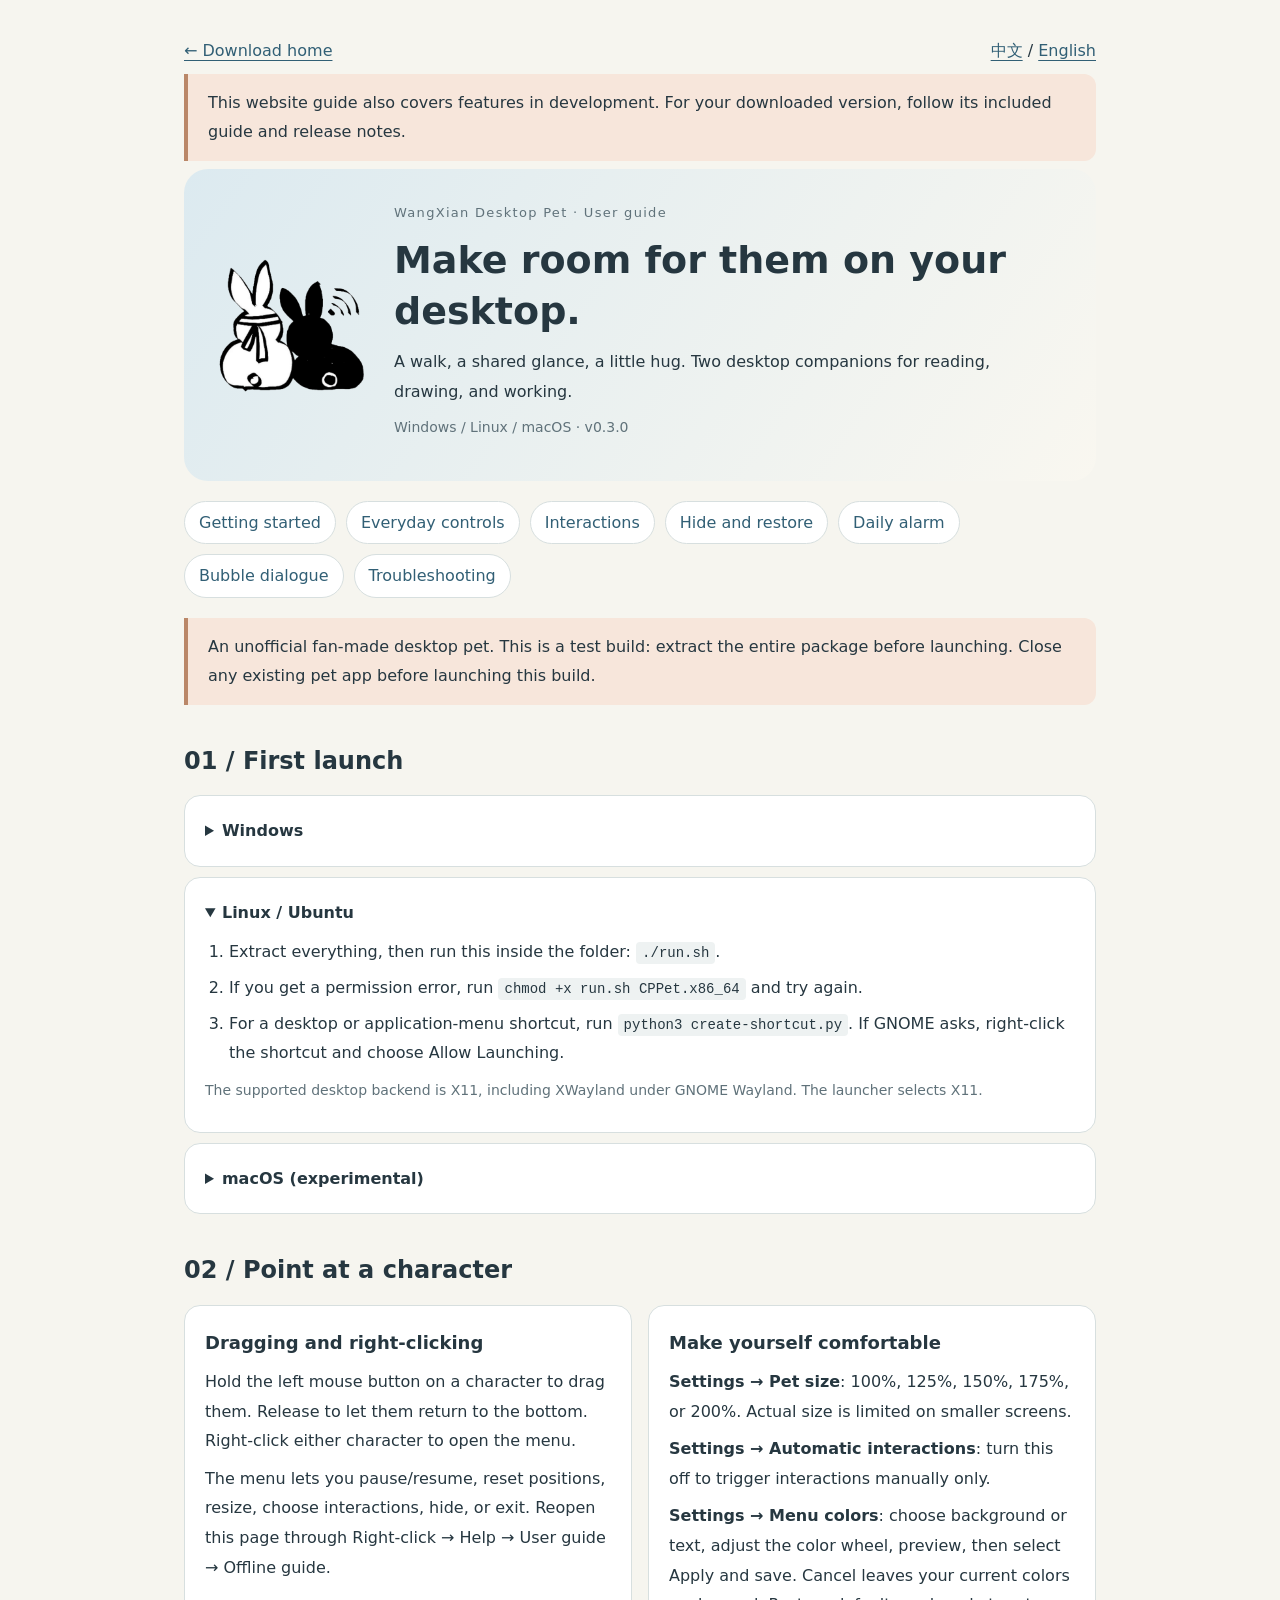
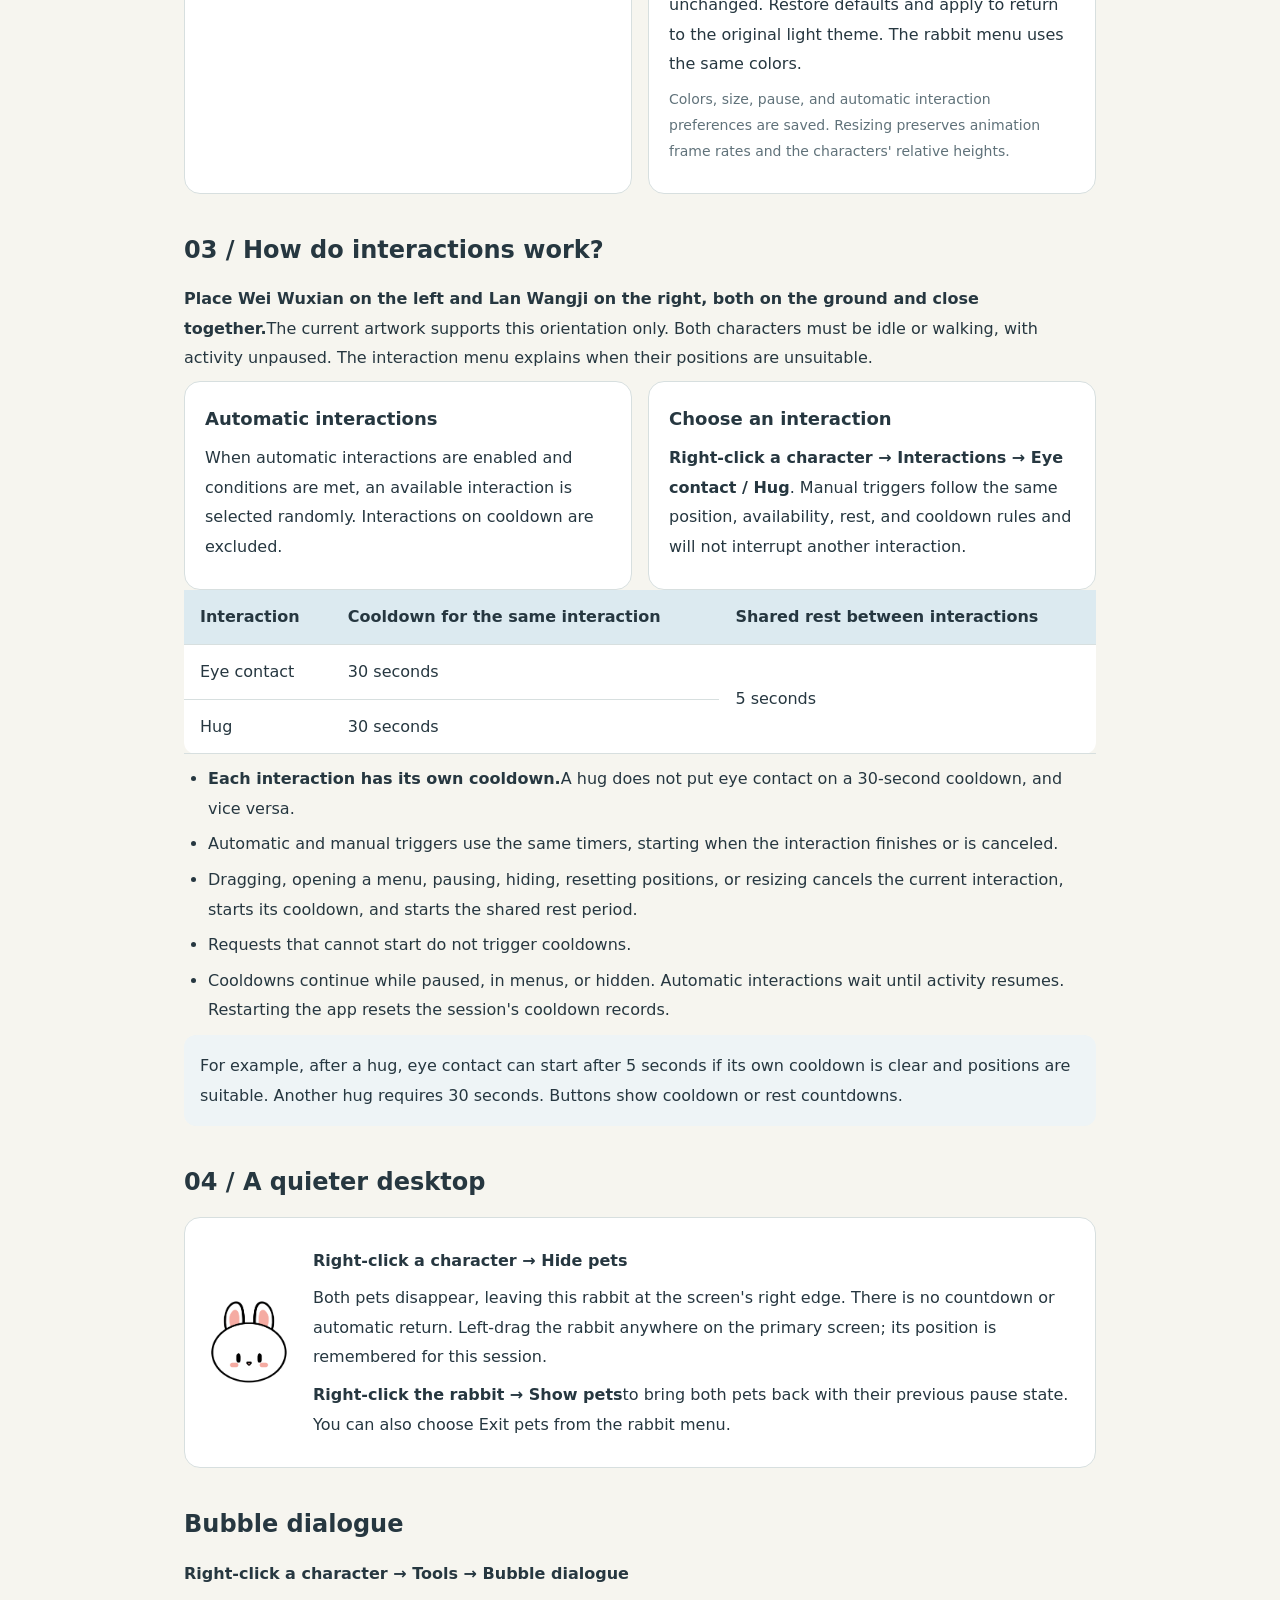
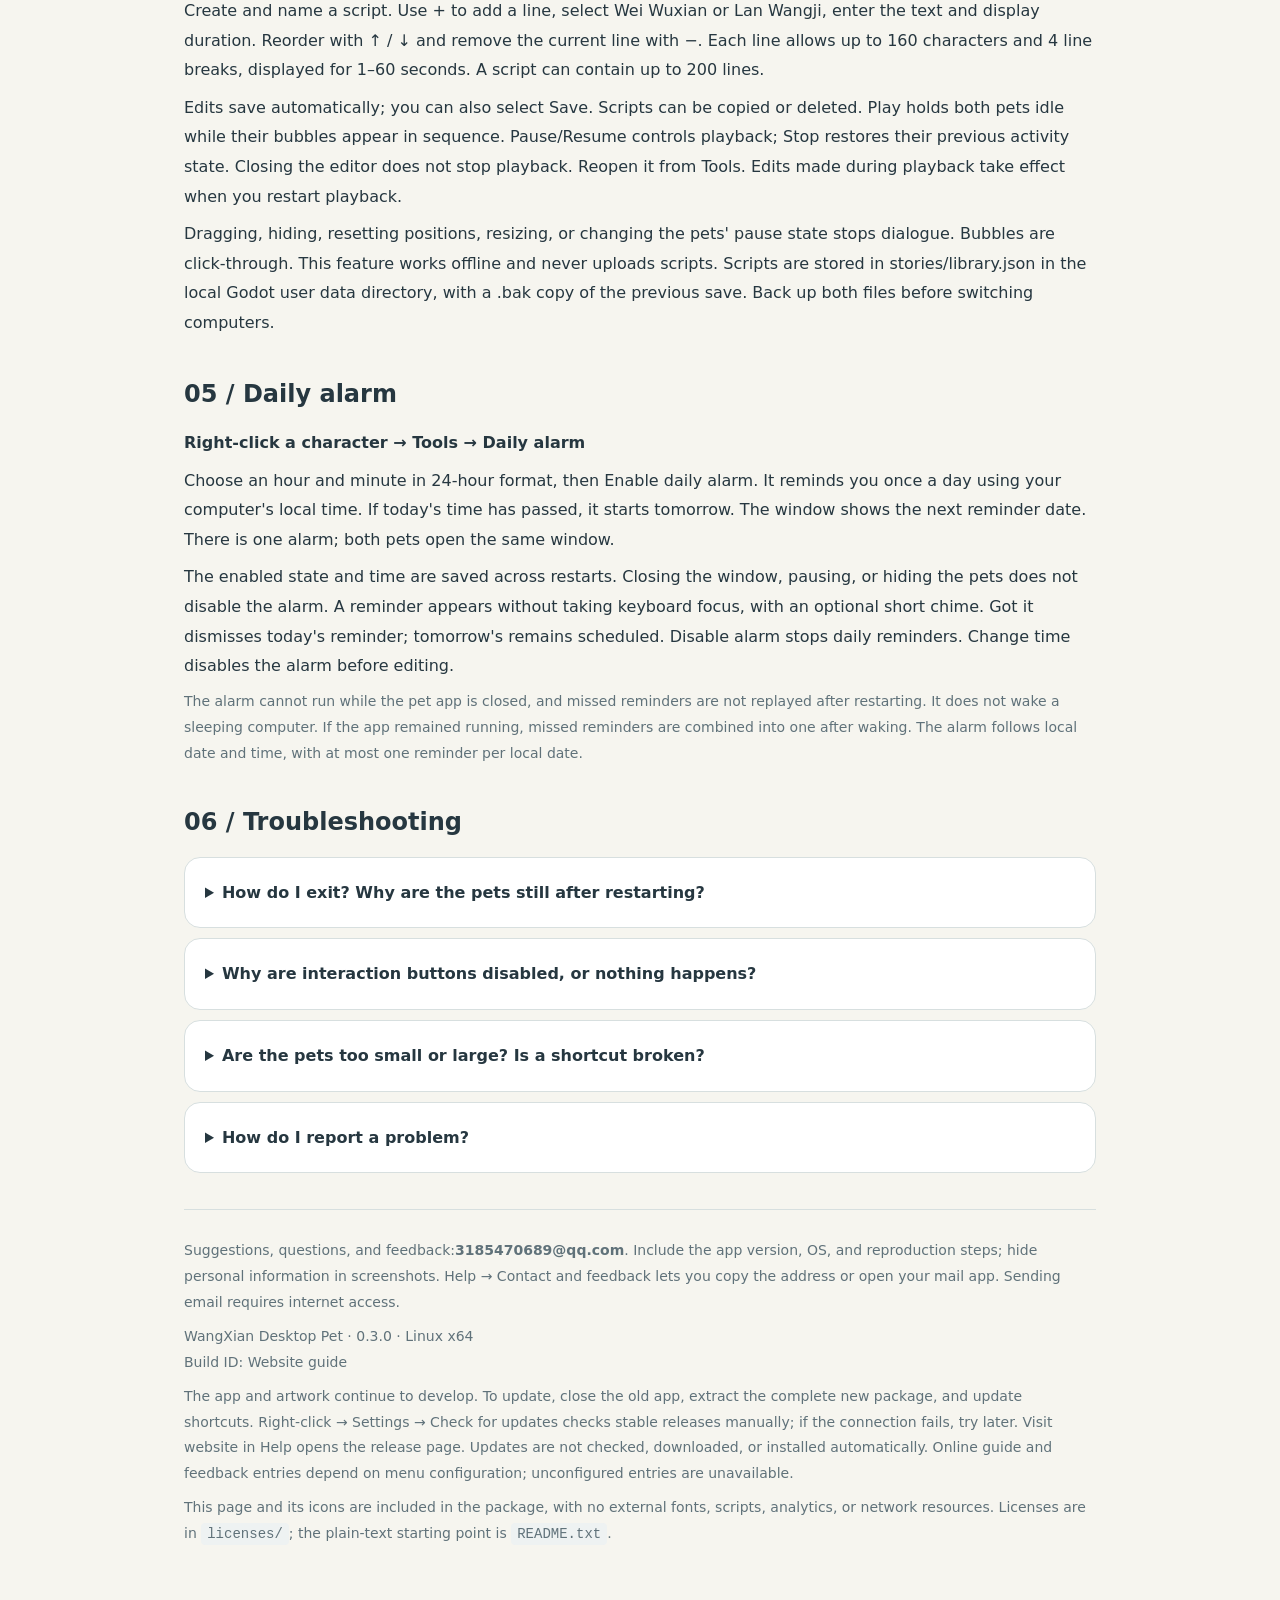
<file: website/guide.html>
<!doctype html>
<html lang="zh-CN">
<head>
<meta charset="utf-8"><meta name="viewport" content="width=device-width,initial-scale=1">
<title>忘羡桌宠 · 开始使用</title>
<style>
:root{color-scheme:light;--ink:#263740;--muted:#60727a;--blue:#dceaf0;--peach:#f7e6db;--line:#d7dfdf}
*{box-sizing:border-box}body{margin:0;background:#f6f5ef;color:var(--ink);font:16px/1.85 system-ui,"Microsoft YaHei",sans-serif}main{max-width:960px;margin:auto;padding:36px 24px 64px}header{display:flex;align-items:center;gap:28px;padding:32px;background:linear-gradient(125deg,var(--blue),#f9f7f0);border-radius:24px}header img{width:150px;height:150px;object-fit:contain}.eyebrow{font-size:13px;letter-spacing:.1em;color:var(--muted)}h1{font-size:clamp(26px,4vw,38px);line-height:1.35;margin:10px 0}h2{font-size:24px;margin:34px 0 12px}h3{font-size:18px;margin:0 0 8px}p{margin:8px 0}.muted,footer{color:var(--muted);font-size:14px}nav{display:flex;flex-wrap:wrap;gap:10px;margin:20px 0}a{color:#315f75;text-underline-offset:4px}nav a{padding:6px 14px;border:1px solid var(--line);border-radius:24px;text-decoration:none;background:white}.notice{border-left:4px solid #ba8768;background:var(--peach);padding:14px 20px;border-radius:0 12px 12px 0}.grid{display:grid;grid-template-columns:repeat(2,minmax(0,1fr));gap:16px}.card,details{background:#fff;border:1px solid var(--line);border-radius:16px;padding:20px}details{margin:10px 0}summary{cursor:pointer;font-weight:650}ol,ul{padding-left:24px;margin:10px 0}li{margin:6px 0}code{font:14px/1.5 ui-monospace,monospace;background:#eef2f2;padding:3px 6px;border-radius:4px;overflow-wrap:anywhere}table{width:100%;border-collapse:collapse;background:white;border-radius:12px}th,td{text-align:left;padding:12px 16px;border-bottom:1px solid var(--line)}th{background:var(--blue)}.restore{display:flex;gap:20px;align-items:center}.restore img{width:88px;height:88px;object-fit:contain}.steps{font-weight:600}.example{padding:16px;background:#eef4f6;border-radius:12px}footer{margin-top:36px;padding-top:20px;border-top:1px solid var(--line);overflow-wrap:anywhere}a:focus-visible,summary:focus-visible{outline:3px solid #315f75;outline-offset:5px}@media(max-width:620px){main{padding:18px 16px 40px}header{padding:22px;gap:16px}header img{width:78px;height:78px}.grid{grid-template-columns:1fr}th,td{padding:10px}header .muted{font-size:12px}}@media print{body{background:white}nav{display:none}main{max-width:none}details{break-inside:avoid}header{background:white}}
</style>
<script src="language.js"></script></head>
<body><main><div style="display:flex;justify-content:space-between;gap:20px;flex-wrap:wrap"><a href="index.html?lang=zh">← 返回下载首页</a><span aria-label="Language"><a href="guide.html?lang=zh" lang="zh-CN">中文</a> / <a href="guide-en.html?lang=en" lang="en">English</a></span></div><p class="notice">本网站指南也包含开发中的新功能；请以所下载版本附带的指南及发布说明为准。</p>
<header><img src="images/icon.png" alt="忘羡桌宠的双兔图标"><div><div class="eyebrow">忘羡桌宠 · 使用指南</div><h1>让他们住进你的桌面。</h1><p>走走、对视，再抱一会儿。一个陪你读书、画画和工作的双人桌宠。</p><p class="muted">Windows / Linux / macOS · v0.3.0</p></div></header>
<nav aria-label="指南目录"><a href="#start">开始使用</a><a href="#controls">日常操作</a><a href="#interactions">互动规则</a><a href="#hide">隐藏与恢复</a><a href="#alarm">每日闹钟</a><a href="#stories">气泡对白</a><a href="#help">遇到问题</a></nav>
<p class="notice">非官方同人桌宠。本包为测试版，请先完整解压，再运行程序。请先关闭旧桌宠，再启动此包。</p>
<section id="start"><h2>01 / 第一次打开</h2>
<details ><summary>Windows</summary><ol><li>将整个 ZIP 解压到一个准备长期保留的文件夹。</li><li>双击 <code>CPPet.exe</code> 或 <code>run.cmd</code>。请把 <code>CPPet.pck</code> 与 EXE 放在一起。</li><li>想放到桌面？运行 <code>create-shortcut.cmd</code>，它会创建带双兔图标的快捷方式。</li></ol><p class="muted">无需安装 Godot，也无需管理员权限。移动或更新程序文件夹后，重新运行快捷方式助手。</p></details>
<details open><summary>Linux / Ubuntu</summary><ol><li>完整解压，在文件夹内运行 <code>./run.sh</code>。</li><li>如果提示没有执行权限，运行 <code>chmod +x run.sh CPPet.x86_64</code> 后再试。</li><li>需要桌面／应用菜单入口时，运行 <code>python3 create-shortcut.py</code>。GNOME 若提示，右键快捷方式选择「允许启动」。</li></ol><p class="muted">当前目标为 X11 或 GNOME Wayland 下的 XWayland；启动脚本会选择 X11。</p></details>
<details ><summary>macOS（实验版）</summary><p>解压后打开 <code>.app</code>。可在 Finder 中「制作替身」，再将替身放到桌面。</p><p>此平台尚无实机验收，应用未 notarize，系统可能阻止打开；请勿为此关闭系统整体安全保护。当前不承诺 macOS 正常运行。</p></details>
</section>
<section id="controls"><h2>02 / 把鼠标移到他们身上</h2><div class="grid">
<div class="card"><h3>拖动与右键</h3><p>左键按住角色即可拖动，松手后回到底部。右键任一角色，打开操作菜单。</p><p>菜单里可以暂停／继续、重置位置、设置大小、选择互动、隐藏或退出。右键 → 帮助 → 使用指南 → 离线指南，可再次打开本页。</p></div>
<div class="card"><h3>按你的习惯来</h3><p><span class="steps">设置 → 角色大小</span>：100%、125%、150%、175%、200%。小屏幕会限制实际大小。</p><p><span class="steps">设置 → 自动互动</span>：关闭后只在你手动选择时互动。</p><p><span class="steps">设置 → 菜单配色</span>：选择背景颜色或文字颜色，用圆形色轮调整并预览，再点击「应用并保存」。取消不会更改当前配色；「恢复默认」后再应用，即可回到原来的浅色菜单。白兔的右键菜单也使用相同配色。</p><p class="muted">配色、大小、暂停和自动互动开关会保存。放大不会改变动画帧率或两人的身高差。</p></div></div></section>
<section id="interactions"><h2>03 / 怎样让他们互动？</h2>
<p><strong>先让魏无羡在左、蓝忘机在右，两人都落地，靠近一些。</strong>当前画稿只支持这个方向；双方需要空闲且没有暂停。位置不合适时，互动菜单会说明原因。</p>
<div class="grid"><div class="card"><h3>自动发生</h3><p>开启自动互动后，满足条件时从当前可用互动中随机选择。处于冷却的动作不会被抽到。</p></div><div class="card"><h3>自己选择</h3><p><span class="steps">右键角色 → 互动 → 对视／拥抱</span>。手动选择也遵守站位、空闲、间隔和冷却规则，不会打断另一段互动。</p></div></div>
<table aria-label="互动冷却时间"><thead><tr><th>互动</th><th>同一动作的冷却</th><th>所有动作之间的间隔</th></tr></thead><tbody><tr><td>对视</td><td>30 秒</td><td rowspan="2">5 秒</td></tr><tr><td>拥抱</td><td>30 秒</td></tr></tbody></table>
<ul><li><strong>每个动作分别计时。</strong>拥抱不会让对视也进入 30 秒冷却，反过来同样如此。</li><li>自动和手动触发采用相同计时；从动作完成或取消时开始。</li><li>拖动、打开菜单、暂停、隐藏、重置位置或调整大小会取消正在进行的互动，并让刚才的动作进入自己的冷却，同时开始短间隔。</li><li>条件不满足、没有真正开始的请求，不产生冷却。</li><li>暂停、打开菜单或隐藏时，冷却继续计时。恢复前，角色不会自己互动。重启程序会重新开始本次运行的冷却记录。</li></ul>
<p class="example">例如：拥抱结束后，若对视本身没有冷却、站位也合适，最早 5 秒后可对视；再次拥抱则需要等待 30 秒。按钮会显示「冷却」或「间隔」倒计时。</p></section>
<section id="hide"><h2>04 / 想让桌面清静一会儿</h2><div class="card restore"><img src="images/hiding_icon.png" alt="屏幕右侧的白兔恢复图标"><div><p class="steps">右键角色 → 隐藏桌宠</p><p>两人消失，屏幕右侧留下这只白兔。没有倒计时，也不会自动回来。按住白兔用左键拖动，可把它放到主屏内喜欢的位置；本次运行中会记住位置。</p><p><strong>右键白兔 → 显示桌宠</strong>，两人就会回来，保持原来的暂停状态。也可在白兔菜单里选择「退出桌宠」。</p></div></div></section>
<section id="stories"><h2>气泡对白</h2><p class="steps">右键角色 → 工具 → 气泡对白</p><p>新建剧本并填写名称，点击「＋」添加台词，选择魏无羡或蓝忘机，填写文字及显示秒数。用「↑」「↓」调整顺序，「－」删除当前句。每句最多 160 字、4 个换行，显示 1–60 秒；每个剧本最多 200 句。</p><p>编辑后自动保存，也可点击「保存」。可复制或删除整个剧本。点击「播放」后，两人暂时待机，气泡按顺序显示；「暂停／继续」控制播放，「停止」恢复原来的活动状态。关闭编辑窗口后仍会继续播放，从工具菜单可再次打开。播放中的修改在重新播放后生效。</p><p>拖动、隐藏、重置位置、更改角色大小或切换桌宠暂停状态都会停止对白。气泡可以点穿，不影响下面的应用。此功能完全离线，剧本不会上传。剧本保存在本机 Godot 用户数据目录的 stories/library.json，保留一份上次保存的 .bak 备份；更换电脑前请自行备份这两个文件。</p></section>
<section id="alarm"><h2>05 / 每日闹钟</h2><p class="steps">右键角色 → 工具 → 每日闹钟</p><p>按 24 小时制选择时、分，点击「开启每日闹钟」。每天按本机时间提醒一次；若今天的时间已过，则从明天开始。窗口会显示下一次提醒日期。一次设置一个闹钟，两人的菜单打开同一个窗口。</p><p>开启状态和提醒时间会保存，重启桌宠后继续使用。关闭窗口、暂停角色或隐藏桌宠不会关闭闹钟。到时会弹出不抢键盘焦点的提醒，并播放一次短提示音；可关闭「提示音」。点击「知道了」收起当前提醒状态，明天仍会提醒；「关闭闹钟」停止每日提醒，「修改时间」先关闭闹钟再编辑。</p><p class="muted">桌宠退出期间不会提醒，重新启动也不会补发退出期间错过的提醒。电脑休眠时不会唤醒电脑；若桌宠一直运行，唤醒后会合并错过的提醒，只提示一次。闹钟跟随本机日期和时间，同一个本地日期最多提醒一次。</p></section>
<section id="help"><h2>06 / 遇到问题</h2>
<details><summary>怎么关闭？重新打开后不走动？</summary><p>右键角色或白兔，选择「退出桌宠」。暂停状态会保存；如果角色没有活动，右键选择「继续活动」。请避免同时打开多个副本。</p></details>
<details><summary>互动按钮灰了，或者一直没互动？</summary><p>先看按钮旁边的原因。确认魏左蓝右、两人靠近且已落地、未暂停；自动模式还需要开启「自动互动」。冷却和短间隔结束后按钮会自动恢复，不用反复重开菜单。</p></details>
<details><summary>桌宠太小／太大，或者快捷方式失效？</summary><p>优先用桌宠自己的大小设置；操作系统的显示缩放会影响整个桌面。移动解压文件夹会使旧快捷方式失效，重新运行包内的快捷方式助手即可。</p></details>
<details><summary>怎样反馈问题？</summary><p>记录系统版本、显示缩放、桌宠大小、触发步骤和预期／实际表现。Windows 可运行 <code>diagnose.cmd</code>，收集其窗口提示位置中的 <code>pet.log</code> 和 <code>telemetry.json</code>；发送前可先检查日志内容。</p><p>详细验收步骤在包内 <code>TEST_CHECKLIST.md</code>。请把本页底部构建编号一并提供给作者。</p></details>
</section>
<footer><p>建议、问题和反馈：<strong>3185470689@qq.com</strong>。请附桌宠版本、操作系统、复现步骤；截图请遮挡个人信息。帮助 → 联系与反馈可复制邮箱或打开邮件应用，发送邮件需要联网。</p><p>忘羡桌宠 · 0.3.0 · Linux x64<br>构建编号：网站指南</p><p>程序与画稿随版本继续完善。更新时先关闭旧程序，完整解压新包，再更新快捷方式。右键 → 设置 → 检查更新可手动检查正式版本；无法连接时请稍后重试。帮助菜单中的「访问网站」可打开发布页面。不会自动检查、下载或替换文件。在线指南和反馈入口以菜单配置为准，未配置项不可用。</p><p>本页及图标均随安装包提供，不使用外部字体、脚本、统计或网络资源。许可说明见 <code>licenses/</code>；纯文字入口为 <code>README.txt</code>。</p></footer>
</main></body></html>
</file>
<file: website/style.css>
@charset "UTF-8";
:root{--paper:#f8f6f0;--ink:#273c3a;--muted:#65716a;--line:#dcded3;--green:#334e43;--red:#a65b49}*{box-sizing:border-box}html{scroll-behavior:smooth;scroll-padding-top:24px}body{margin:0;background:var(--paper);color:var(--ink);font:15px/1.8 system-ui,-apple-system,"Microsoft YaHei",sans-serif}a{color:inherit;text-underline-offset:5px}button{font:inherit}a,button{-webkit-tap-highlight-color:transparent}a:focus-visible,button:focus-visible,summary:focus-visible{outline:3px solid var(--red);outline-offset:5px}.skip{position:absolute;top:-100px;padding:10px;background:white;z-index:10}.skip:focus{top:5px}.top,main,footer{max-width:1120px;margin:auto}.top{height:104px;display:flex;align-items:center;justify-content:space-between;border-bottom:1px solid var(--line)}.brand{display:flex;gap:10px;align-items:center;text-decoration:none;font-weight:700;font-size:18px;letter-spacing:2px}.brand small{display:block;font-size:9px;letter-spacing:1.6px;font-weight:500;color:var(--muted)}.brand img{object-fit:contain;width:46px;height:46px}nav{display:flex;gap:32px;font-size:13px}nav a{text-decoration:none}.hero{display:grid;grid-template-columns:1.06fr 1fr;gap:60px;align-items:center;padding:74px 0 66px}.eyebrow{font-size:11px;letter-spacing:2px;font-weight:650;color:var(--muted);display:flex;gap:9px;align-items:center}.dot{width:6px;height:6px;background:#6d8160;border-radius:50%}h1,h2,h3,p{margin:0}h1{font-family:"Noto Serif CJK SC","Songti SC",SimSun,serif;font-weight:500;font-size:clamp(36px,4.6vw,60px);line-height:1.35;letter-spacing:2px;margin:22px 0}.accent{color:var(--red)}.lead{color:var(--muted);line-height:2.1;font-size:15px}.actions{display:flex;align-items:center;gap:24px;margin:30px 0 18px}.button{display:flex;justify-content:center;align-items:center;gap:30px;padding:12px 20px;border-radius:6px;border:1px solid var(--line);text-decoration:none;font-size:13px;font-weight:600}.primary{background:var(--green);color:#fff;border-color:var(--green)}.primary:hover{background:#446353}.textlink{font-size:13px}.fine{font-size:11px;color:var(--muted)}.scene{background:#eeeee3;border:1px solid #dedfce;border-radius:14px;overflow:hidden;box-shadow:0 16px 40px #34452b08;transform:rotate(1deg)}.scene-top,.scene-bottom{display:flex;align-items:center;justify-content:space-between;padding:13px 20px;font-size:11px;color:#64725e}.scene-top{border-bottom:1px solid #dedfce;letter-spacing:2px}.scene-dots{font-size:7px;letter-spacing:4px;color:#a6af98}.scene-content{padding:22px 20px 0;background:radial-gradient(ellipse at 50% 70%,#f9f9f0 0%,transparent 70%)}.scene-note{text-align:center;font-family:SimSun,serif;color:#798370;font-size:13px;line-height:1.9;letter-spacing:2px}.pets{display:flex;justify-content:center;align-items:center;gap:8px;margin:14px auto 12px}.pets figure{margin:0;min-width:0}.frames{position:relative;height:240px}.frames img{display:block;height:100%;width:auto;max-width:none}.frames .second{position:absolute;inset:0;opacity:0;animation:second 2s steps(1,end) infinite}.frames .first{animation:first 2s steps(1,end) infinite}.pets figcaption{text-align:center;font-size:13px;letter-spacing:2px;border-top:1px solid #d9decd;padding-top:12px}.pets figcaption span{display:block;font-size:8px;letter-spacing:1.5px;color:#7c8575;margin-top:2px}.pet-heart{align-self:center;color:#ad7968;font-size:24px;padding-bottom:15px}.scene-bottom{border-top:1px solid #dedfce}.scene-bottom button{background:transparent;border:0;color:inherit;text-decoration:underline;cursor:pointer;font-size:11px}@keyframes first{0%,100%{opacity:1}50%{opacity:0}}@keyframes second{0%,100%{opacity:0}50%{opacity:1}}.paused .frames img{animation-play-state:paused}.moments{display:grid;grid-template-columns:repeat(3,1fr);gap:32px;padding:32px 0 48px;border-top:1px solid var(--line);border-bottom:1px solid var(--line)}.number{font-size:10px;letter-spacing:2px;color:#869079}.moments h2{font-size:17px;font-weight:550;margin:10px 0}.moments p{font-size:13px;color:var(--muted);max-width:295px}.downloads{padding:76px 0}.section-heading h2,.guide-block h2,.bottom-grid h2{font-size:30px;font-family:"Noto Serif CJK SC",SimSun,serif;font-weight:500;line-height:1.5;margin:10px 0 12px}.section-heading p{font-size:13px;color:var(--muted)}.release-note{display:flex;gap:14px;align-items:center;background:#eeede4;padding:12px 18px;border-radius:6px;margin:26px 0 18px;font-size:13px;color:#636d5c}.platforms{display:grid;grid-template-columns:repeat(3,1fr);gap:18px}.platform{border:1px solid var(--line);border-radius:10px;padding:24px;background:#fcfbf7;display:flex;flex-direction:column}.platform .os{font-size:25px;font-weight:500;letter-spacing:-.5px}.platform .tag{font-size:10px;color:var(--red);background:#f4e9e1;align-self:flex-start;padding:2px 8px;border-radius:20px;margin:8px 0}.platform p{color:var(--muted);font-size:12px;min-height:50px;margin:8px 0 20px}.platform .button{margin-top:9px}.unavailable{color:#737b70;background:#eeeee6;cursor:default}.download-note{font-size:11px;color:var(--muted);margin-top:16px}.download-note a{white-space:nowrap}.guide-block{display:grid;grid-template-columns:1fr 1.4fr;gap:65px;padding:40px 48px;background:#e9eee6;border-radius:12px}.guide-block ol{padding:0;margin:0;list-style:none}.guide-block li{display:flex;gap:24px;padding:18px 0;border-bottom:1px solid #d7dfd0}.guide-block li:last-child{border:0}.guide-block li>span{font-family:Georgia,serif;font-style:italic;color:#86957c;font-size:22px}.guide-block h3{font-size:15px;font-weight:550}.guide-block p{font-size:12px;color:var(--muted);margin-top:3px}.bottom-grid{display:grid;grid-template-columns:1fr 1fr;gap:70px;padding:76px 0}.bottom-grid p,.bottom-grid li{font-size:13px;color:var(--muted)}.updates ul{padding-left:20px}.contact{border-left:1px solid var(--line);padding-left:48px;position:relative}.contact img{float:right;object-fit:contain}.email{display:inline-block;margin:14px 0;font-family:Georgia,serif;font-size:23px}.contact .fine{font-size:11px}footer{padding:26px 0 36px;display:flex;justify-content:space-between;border-top:1px solid var(--line);font-size:10px;color:var(--muted)}footer a{margin-left:14px}@media(min-width:1500px){.hero{padding-top:90px;padding-bottom:86px}}@media(max-width:1190px){.top,main,footer{margin-left:32px;margin-right:32px}.hero{gap:30px}.frames{height:210px}.actions{gap:14px}}@media(max-width:760px){.top,main,footer{margin-left:20px;margin-right:20px}.top{height:86px}.brand{font-size:16px}.brand small{font-size:7px}nav{gap:16px;font-size:12px}nav a:last-child{display:none}.hero{grid-template-columns:1fr;gap:36px;padding:40px 0}h1{font-size:45px}.scene{transform:none;max-width:480px;width:100%;margin:auto}.frames{height:clamp(138px,45vw,210px)}.pets{gap:6px}.pet-heart{font-size:18px}.moments{grid-template-columns:1fr;gap:23px;padding:28px 0}.moments p{max-width:none}.moments h2{margin:5px 0}.downloads{padding:45px 0}.platforms{grid-template-columns:1fr}.platform{padding:22px}.platform p{min-height:0;margin:5px 0 12px}.guide-block{grid-template-columns:1fr;gap:18px;padding:26px}.guide-block h2 br{display:none}.bottom-grid{grid-template-columns:1fr;gap:32px;padding:44px 0}.contact{border-left:0;border-top:1px solid var(--line);padding:30px 0 0}footer{display:block}footer span{display:block;margin:6px 0}}@media(max-width:370px){.actions{flex-wrap:wrap}h1{font-size:39px}}@media(prefers-reduced-motion:reduce){html{scroll-behavior:auto}.frames img{animation:none!important}.frames .second{opacity:0}.frames .first{opacity:1}}

.mirror-details{font-size:12px;color:var(--muted);line-height:1.8;margin-top:10px}.mirror-details strong{font:600 14px ui-monospace,monospace;letter-spacing:2px;color:var(--ink);background:#eeeee6;padding:2px 6px;border-radius:4px}

.language-switch{font-size:13px;white-space:nowrap;margin-left:22px;color:var(--muted)}
.language-switch a{padding:7px 3px;display:inline-block}.language-switch a[aria-current="page"]{color:var(--ink);font-weight:700;text-decoration:underline;text-underline-offset:5px}
html[lang="en"] h1{font-size:clamp(36px,4.6vw,62px);line-height:1.15;letter-spacing:-.035em}
html[lang="en"] .platform .button{white-space:normal;text-align:center}
@media(max-width:760px){.top{height:auto;min-height:100px;flex-wrap:wrap;padding-top:16px;padding-bottom:12px;gap:10px}.top nav{margin-left:auto}.language-switch{flex-basis:100%;margin:0;text-align:right}html[lang="en"] .brand{font-size:14px}html[lang="en"] .section-heading h2{font-size:30px}}

/* Keep navigation and language selection together on the right. */
.top{justify-content:flex-start}.top nav{margin-left:auto}.language-switch{margin-left:28px}
@media(max-width:760px){.top nav{gap:16px}.language-switch{margin-left:0}}
</file>
